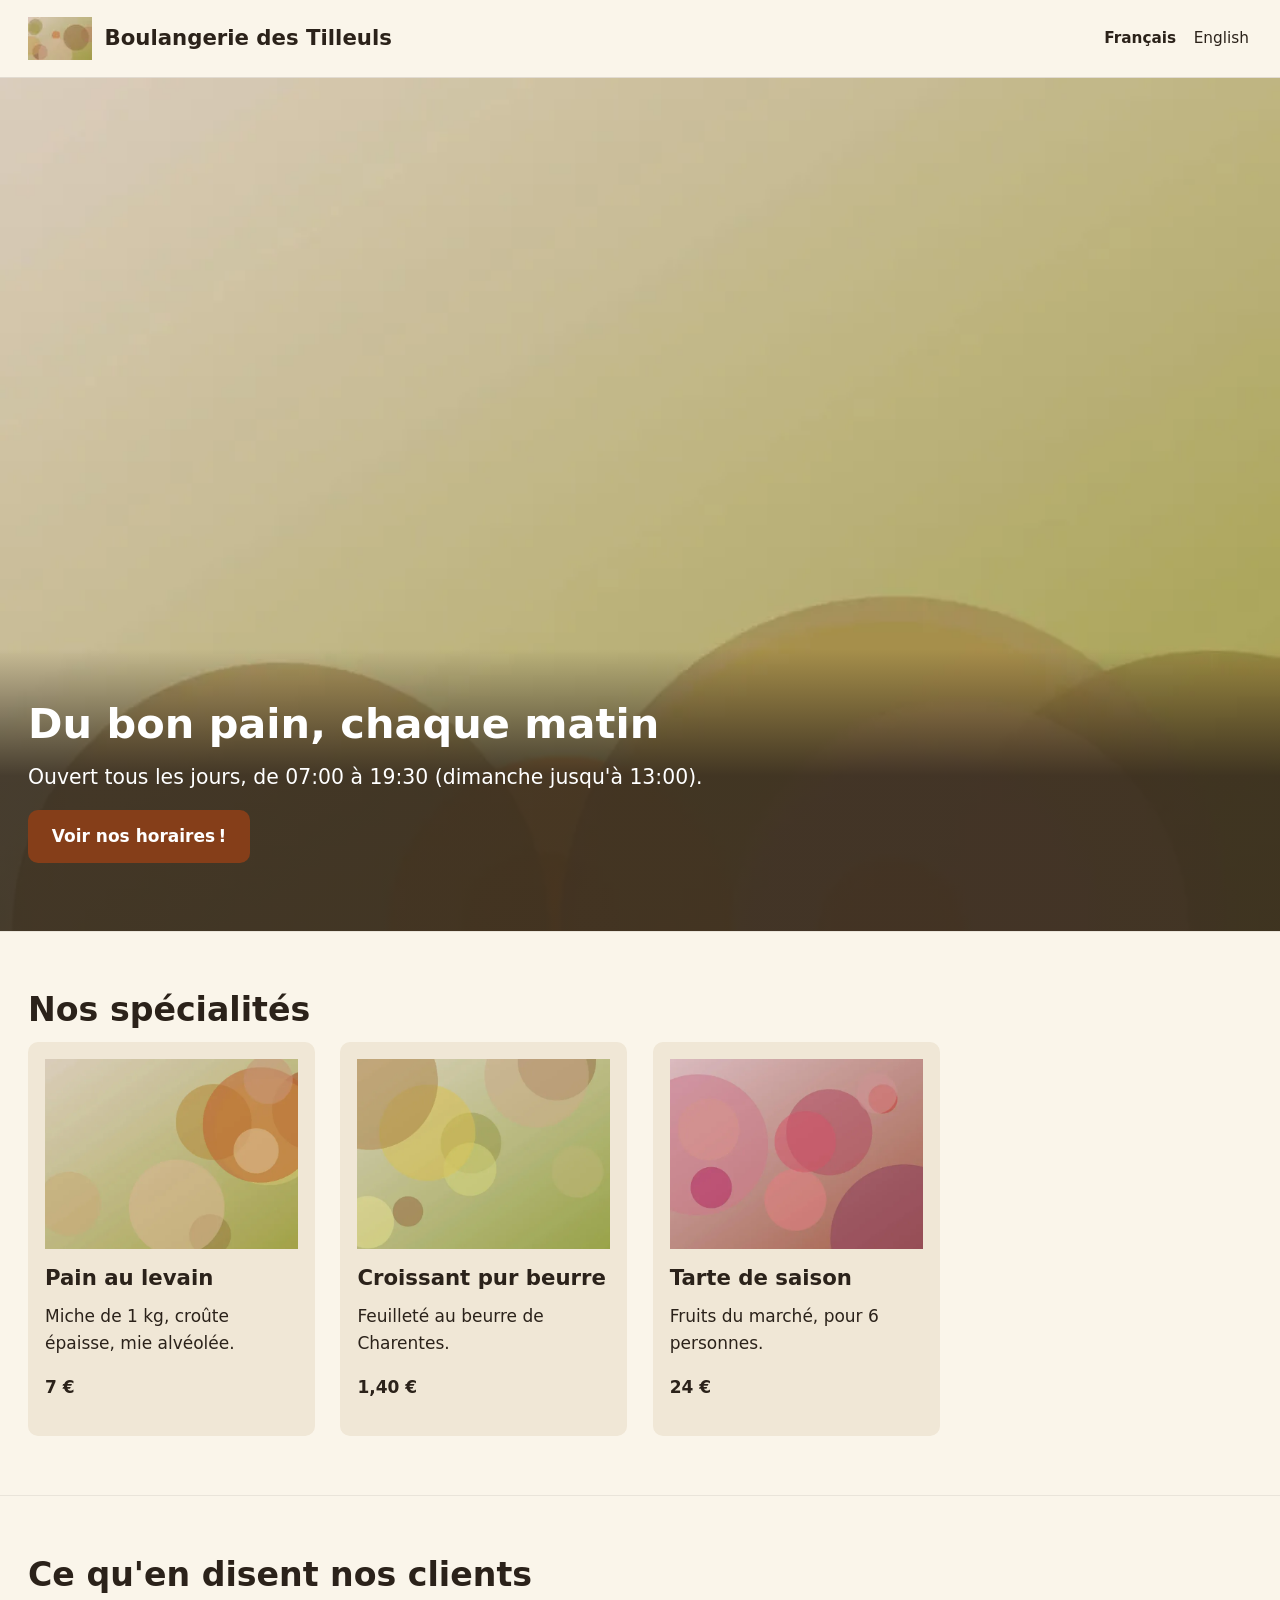
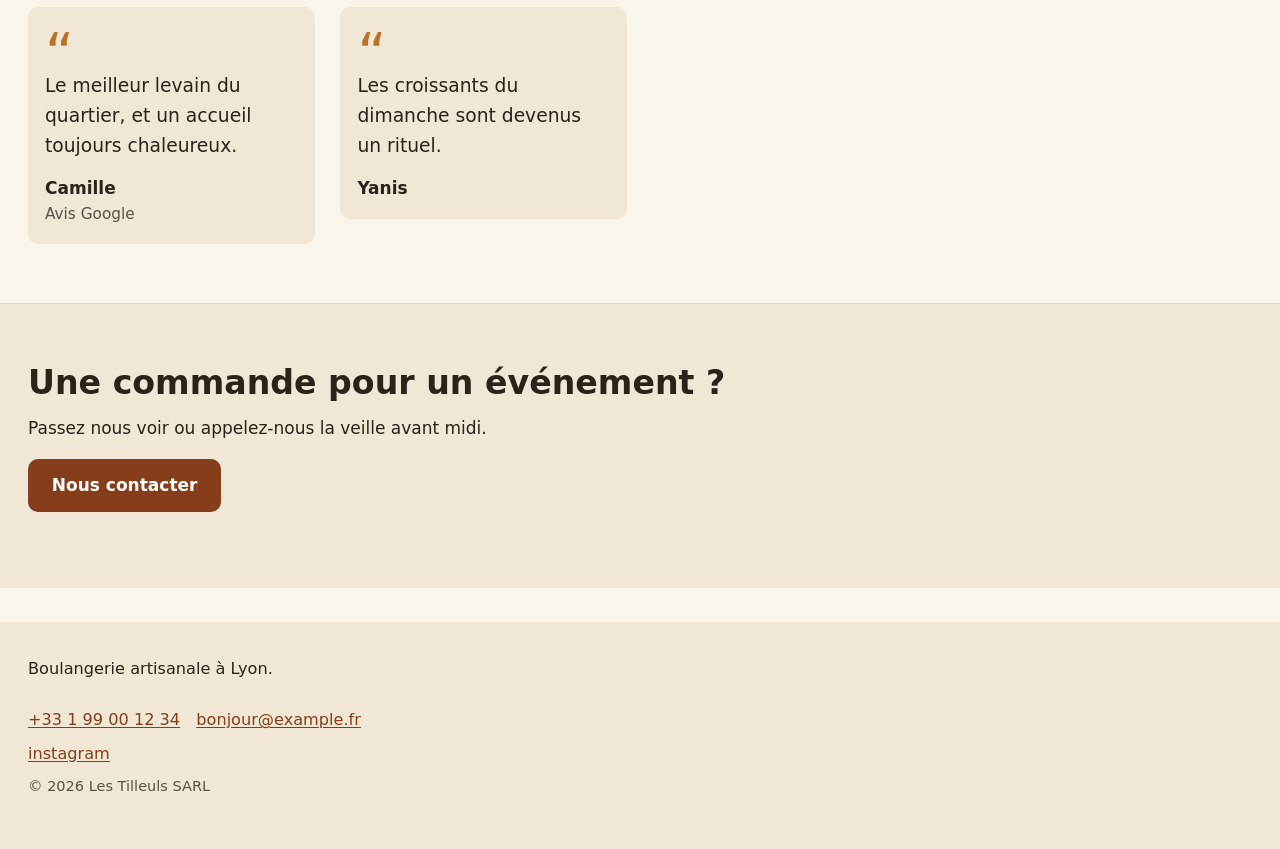
<file: index.html>
<!DOCTYPE html><html lang="fr" data-motion="subtle" data-imagery="plain" data-density="regular"><head><meta charset="utf-8"><meta name="viewport" content="width=device-width, initial-scale=1"><title>Accueil · Boulangerie des Tilleuls</title><meta name="description" content="Pain au levain et viennoiseries à la Croix-Rousse, Lyon."><link rel="canonical" href="https://www.example.fr/"><link rel="alternate" hreflang="fr" href="https://www.example.fr/"><link rel="alternate" hreflang="en" href="https://www.example.fr/en/"><meta property="og:type" content="website"><meta property="og:title" content="Accueil · Boulangerie des Tilleuls"><meta property="og:description" content="Pain au levain et viennoiseries à la Croix-Rousse, Lyon."><meta property="og:url" content="https://www.example.fr/"><meta property="og:locale" content="fr"><meta property="og:site_name" content="Boulangerie des Tilleuls"><link rel="stylesheet" href="/tokens.css"><link rel="icon" href="/favicon.svg" type="image/svg+xml"><script type="application/ld+json">{"@context":"https://schema.org","@type":"LocalBusiness","name":"Boulangerie des Tilleuls","url":"https://www.example.fr","telephone":"+33 1 99 00 12 34","email":"bonjour@example.fr","address":{"@type":"PostalAddress","streetAddress":"12 rue des Tilleuls","postalCode":"69004","addressLocality":"Lyon","addressCountry":"FR"},"geo":{"@type":"GeoCoordinates","latitude":45.7772,"longitude":4.8277},"openingHoursSpecification":[{"@type":"OpeningHoursSpecification","dayOfWeek":"Monday","opens":"07:00","closes":"19:30"},{"@type":"OpeningHoursSpecification","dayOfWeek":"Tuesday","opens":"07:00","closes":"19:30"},{"@type":"OpeningHoursSpecification","dayOfWeek":"Wednesday","opens":"07:00","closes":"19:30"},{"@type":"OpeningHoursSpecification","dayOfWeek":"Thursday","opens":"07:00","closes":"19:30"},{"@type":"OpeningHoursSpecification","dayOfWeek":"Friday","opens":"07:00","closes":"19:30"},{"@type":"OpeningHoursSpecification","dayOfWeek":"Saturday","opens":"07:00","closes":"19:30"},{"@type":"OpeningHoursSpecification","dayOfWeek":"Sunday","opens":"07:00","closes":"13:00"}],"sameAs":["https://www.instagram.com/example"]}</script><meta http-equiv="content-security-policy" content="default-src 'self';img-src 'self' data:;font-src 'self';connect-src 'self';object-src 'none';base-uri 'self';form-action 'self'; script-src 'self' 'sha256-xIb/Pa7FUshAu4ihwjchYcQpyCI8eS8kt40GpOAYCz8=' 'sha256-1BvDVWLr3QCC20uHhUDi27eDFVJpk1uMQJGIWKUks2I=' 'sha256-kmZE/W8I1iuTnl1b3yqzv9/DQZenPngd3NjSKMQl7y0=' 'sha256-Y8t0ntteBwH+PqGKUyjWW3CAk+BNJKSoQc0xZ68FjhM=' 'sha256-0O7iB6zr9x0r6X6eWYITC9V5q+yWCGAoFvcysBGbY9Q='; style-src 'self' 'sha256-47DEQpj8HBSa+/TImW+5JCeuQeRkm5NMpJWZG3hSuFU=';"><link rel="stylesheet" href="/_astro/LayoutSlot.BYzrWfYI.css"></head><body><a class="skip-link" href="#content">Aller au contenu</a><header class="site-header"><div class="container site-header__inner"><a class="brand" href="/"><img src="/_astro/logo.D3TJmsBR_ZHE2Jl.webp" alt loading="lazy" decoding="async" width="72" height="48" class="brand__logo"><span class="brand__name">Boulangerie des Tilleuls</span></a><nav class="site-nav" aria-label="Menu"><details class="site-nav__toggle"><summary>Menu</summary><ul class="site-nav__list"><li><a href="/" aria-current="page">Accueil</a></li><li><a href="/a-propos/">Notre histoire</a></li><li><a href="/tarifs/">Tarifs</a></li><li><a href="/contact/">Contact</a></li></ul></details></nav><nav class="language-switcher" aria-label="Langue"><ul><li><a href="/" hreflang="fr" lang="fr" aria-current="true">Français</a></li><li><a href="/en/" hreflang="en" lang="en">English</a></li></ul></nav></div></header><main id="content" tabindex="-1"><section class="section section--hero section--full-bleed" data-section-id="hero" data-section-type="hero" data-variant="full-bleed"><div class="container hero__inner"><div class="hero__text"><h1 class="hero__heading" data-field="heading">Du bon pain, chaque matin</h1><p class="hero__subheading" data-field="subheading">Ouvert tous les jours, de 07:00 à 19:30 (dimanche jusqu&#39;à 13:00).</p><p class="hero__actions"><a class="button" href="/contact/" data-field="button.label">Voir nos horaires !</a></p></div><div class="hero__media" data-field="image"><img src="/_astro/hero.C-8kF2uG_4wGPh.webp" srcset="/_astro/hero.C-8kF2uG_Zkb3cy.webp 480w, /_astro/hero.C-8kF2uG_2cLTOo.webp 960w, /_astro/hero.C-8kF2uG_4wGPh.webp 1200w" alt="Miches de pain au levain sur une étagère en bois" sizes="(min-width: 960px) 50vw, 100vw" loading="eager" decoding="async" width="1200" height="800" class="media"></div></div></section><section class="section section--services section--grid" data-section-id="specialites" data-section-type="services" data-variant="grid"><div class="container"><h2 data-field="heading">Nos spécialités</h2><ul class="cards"><li class="card" data-entry="services/levain"><img src="/_astro/levain.Ca7-blFc_xIPjC.webp" srcset="/_astro/levain.Ca7-blFc_1O5xXz.webp 400w, /_astro/levain.Ca7-blFc_Z1jdRRY.webp 800w" alt="Une miche au levain coupée en deux" sizes="(min-width: 960px) 33vw, 100vw" loading="lazy" decoding="async" width="1200" height="800" class="media card__media"><h3 class="card__title" data-field="name">Pain au levain</h3><p data-field="summary">Miche de 1 kg, croûte épaisse, mie alvéolée.</p><p class="card__price" data-field="price">7 €</p></li><li class="card" data-entry="services/viennoiseries"><img src="/_astro/croissants.ZzQ4ANO6_Z1b2g1.webp" srcset="/_astro/croissants.ZzQ4ANO6_Z2lg30j.webp 400w, /_astro/croissants.ZzQ4ANO6_1DJStN.webp 800w" alt="Croissants dorés sur une plaque" sizes="(min-width: 960px) 33vw, 100vw" loading="lazy" decoding="async" width="1200" height="800" class="media card__media"><h3 class="card__title" data-field="name">Croissant pur beurre</h3><p data-field="summary">Feuilleté au beurre de Charentes.</p><p class="card__price" data-field="price">1,40 €</p></li><li class="card" data-entry="services/gateaux"><img src="/_astro/tarte.CEicVTZy_3z6Ge.webp" srcset="/_astro/tarte.CEicVTZy_ZVWLtv.webp 400w, /_astro/tarte.CEicVTZy_dRHDU.webp 800w" alt="Tarte aux fruits de saison" sizes="(min-width: 960px) 33vw, 100vw" loading="lazy" decoding="async" width="1200" height="800" class="media card__media"><h3 class="card__title" data-field="name">Tarte de saison</h3><p data-field="summary">Fruits du marché, pour 6 personnes.</p><p class="card__price" data-field="price">24 €</p></li></ul></div></section><section class="section section--testimonials" data-section-id="avis" data-section-type="testimonials"><div class="container"><h2 data-field="heading">Ce qu&#39;en disent nos clients</h2><ul class="quotes"><li class="quote" data-entry="testimonials/camille"><figure><blockquote data-field="quote">Le meilleur levain du quartier, et un accueil toujours chaleureux.</blockquote><figcaption><span data-field="author">Camille</span><span class="quote__source" data-field="source">Avis Google</span></figcaption></figure></li><li class="quote" data-entry="testimonials/yanis"><figure><blockquote data-field="quote">Les croissants du dimanche sont devenus un rituel.</blockquote><figcaption><span data-field="author">Yanis</span></figcaption></figure></li></ul></div></section><section class="section section--cta section--banner" data-section-id="commande" data-section-type="cta" data-variant="banner"><div class="container cta__inner"><h2 data-field="heading">Une commande pour un événement ?</h2><p data-field="body">Passez nous voir ou appelez-nous la veille avant midi.</p><p><a class="button" href="/contact/" data-field="button.label">Nous contacter</a></p></div></section></main><footer class="site-footer"><div class="container site-footer__inner"><p class="site-footer__text">Boulangerie artisanale à Lyon.</p><ul class="site-footer__contact"><li><a href="tel:+33199001234">+33 1 99 00 12 34</a></li><li><a href="mailto:bonjour@example.fr">bonjour@example.fr</a></li></ul><ul class="site-footer__socials"><li><a href="https://www.instagram.com/example" rel="me noopener">instagram</a></li></ul><p class="site-footer__legal">© 2026 Les Tilleuls SARL</p></div></footer></body></html>
</file>
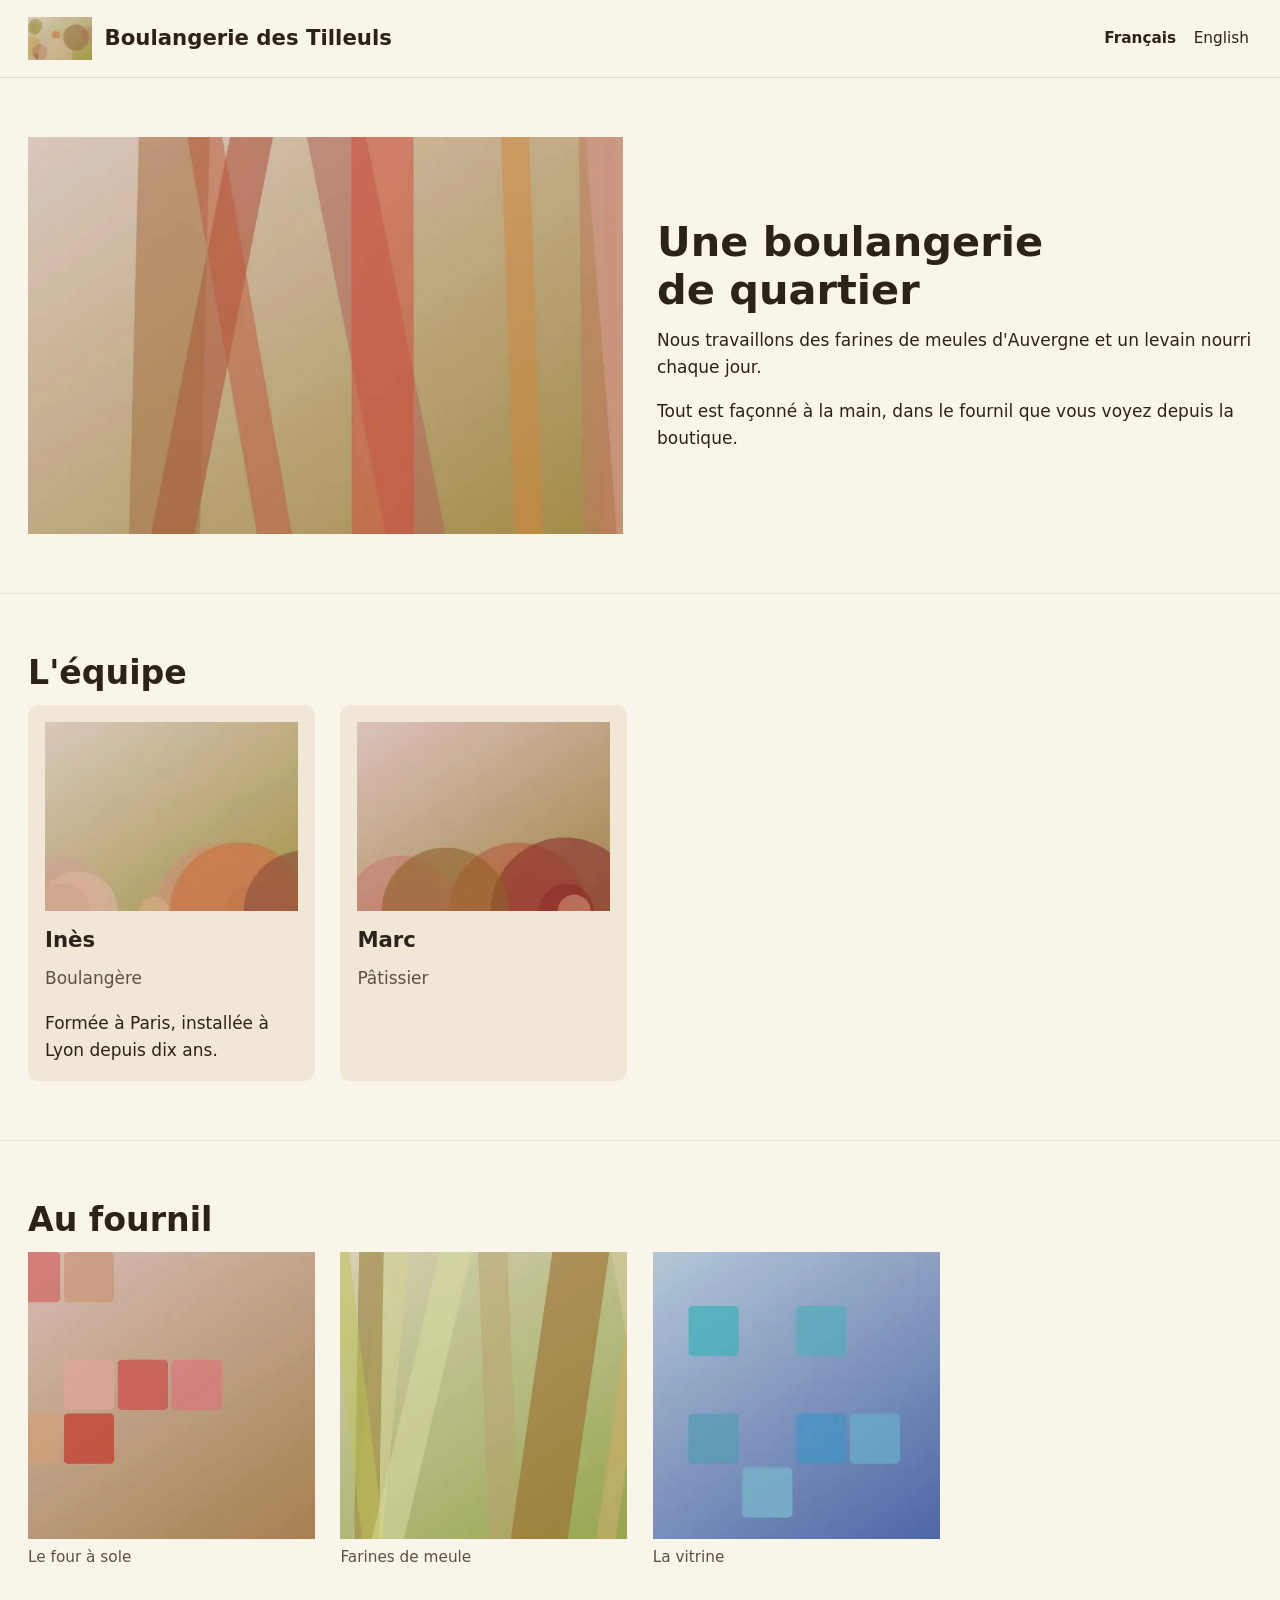
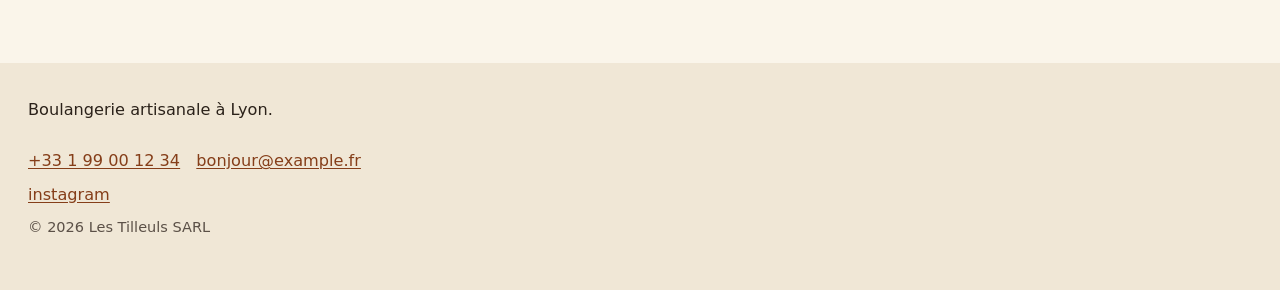
<file: a-propos/index.html>
<!DOCTYPE html><html lang="fr" data-motion="subtle" data-imagery="plain" data-density="regular"><head><meta charset="utf-8"><meta name="viewport" content="width=device-width, initial-scale=1"><title>Notre histoire · Boulangerie des Tilleuls</title><meta name="description" content="Boulangerie artisanale à la Croix-Rousse, Lyon : pain au levain, viennoiseries, gâteaux de saison."><link rel="canonical" href="https://www.example.fr/a-propos/"><link rel="alternate" hreflang="fr" href="https://www.example.fr/a-propos/"><link rel="alternate" hreflang="en" href="https://www.example.fr/en/about/"><meta property="og:type" content="website"><meta property="og:title" content="Notre histoire · Boulangerie des Tilleuls"><meta property="og:description" content="Boulangerie artisanale à la Croix-Rousse, Lyon : pain au levain, viennoiseries, gâteaux de saison."><meta property="og:url" content="https://www.example.fr/a-propos/"><meta property="og:locale" content="fr"><meta property="og:site_name" content="Boulangerie des Tilleuls"><link rel="stylesheet" href="/tokens.css"><link rel="icon" href="/favicon.svg" type="image/svg+xml"><script type="application/ld+json">{"@context":"https://schema.org","@type":"LocalBusiness","name":"Boulangerie des Tilleuls","url":"https://www.example.fr","telephone":"+33 1 99 00 12 34","email":"bonjour@example.fr","address":{"@type":"PostalAddress","streetAddress":"12 rue des Tilleuls","postalCode":"69004","addressLocality":"Lyon","addressCountry":"FR"},"geo":{"@type":"GeoCoordinates","latitude":45.7772,"longitude":4.8277},"openingHoursSpecification":[{"@type":"OpeningHoursSpecification","dayOfWeek":"Monday","opens":"07:00","closes":"19:30"},{"@type":"OpeningHoursSpecification","dayOfWeek":"Tuesday","opens":"07:00","closes":"19:30"},{"@type":"OpeningHoursSpecification","dayOfWeek":"Wednesday","opens":"07:00","closes":"19:30"},{"@type":"OpeningHoursSpecification","dayOfWeek":"Thursday","opens":"07:00","closes":"19:30"},{"@type":"OpeningHoursSpecification","dayOfWeek":"Friday","opens":"07:00","closes":"19:30"},{"@type":"OpeningHoursSpecification","dayOfWeek":"Saturday","opens":"07:00","closes":"19:30"},{"@type":"OpeningHoursSpecification","dayOfWeek":"Sunday","opens":"07:00","closes":"13:00"}],"sameAs":["https://www.instagram.com/example"]}</script><meta http-equiv="content-security-policy" content="default-src 'self';img-src 'self' data:;font-src 'self';connect-src 'self';object-src 'none';base-uri 'self';form-action 'self'; script-src 'self' 'sha256-xIb/Pa7FUshAu4ihwjchYcQpyCI8eS8kt40GpOAYCz8=' 'sha256-1BvDVWLr3QCC20uHhUDi27eDFVJpk1uMQJGIWKUks2I=' 'sha256-kmZE/W8I1iuTnl1b3yqzv9/DQZenPngd3NjSKMQl7y0=' 'sha256-Y8t0ntteBwH+PqGKUyjWW3CAk+BNJKSoQc0xZ68FjhM=' 'sha256-0O7iB6zr9x0r6X6eWYITC9V5q+yWCGAoFvcysBGbY9Q='; style-src 'self' 'sha256-47DEQpj8HBSa+/TImW+5JCeuQeRkm5NMpJWZG3hSuFU=';"><link rel="stylesheet" href="/_astro/LayoutSlot.BYzrWfYI.css"></head><body><a class="skip-link" href="#content">Aller au contenu</a><header class="site-header"><div class="container site-header__inner"><a class="brand" href="/"><img src="/_astro/logo.D3TJmsBR_ZHE2Jl.webp" alt loading="lazy" decoding="async" width="72" height="48" class="brand__logo"><span class="brand__name">Boulangerie des Tilleuls</span></a><nav class="site-nav" aria-label="Menu"><details class="site-nav__toggle"><summary>Menu</summary><ul class="site-nav__list"><li><a href="/">Accueil</a></li><li><a href="/a-propos/" aria-current="page">Notre histoire</a></li><li><a href="/tarifs/">Tarifs</a></li><li><a href="/contact/">Contact</a></li></ul></details></nav><nav class="language-switcher" aria-label="Langue"><ul><li><a href="/a-propos/" hreflang="fr" lang="fr" aria-current="true">Français</a></li><li><a href="/en/about/" hreflang="en" lang="en">English</a></li></ul></nav></div></header><main id="content" tabindex="-1"><section class="section section--image-text section--image-left" data-section-id="histoire" data-section-type="image-text" data-variant="image-left"><div class="container split"><div class="split__media" data-field="image"><img src="/_astro/fournil.BOxKO0TX_ZAelcI.webp" srcset="/_astro/fournil.BOxKO0TX_2htQs7.webp 480w, /_astro/fournil.BOxKO0TX_Z233hs4.webp 960w" alt="Le fournil, avec le four à sole et les bannetons" sizes="(min-width: 960px) 50vw, 100vw" loading="lazy" decoding="async" width="1200" height="800" class="media"></div><div class="split__text"><h1 data-field="heading">Une boulangerie de quartier</h1><div class="prose" data-field="body"><p>Nous travaillons des farines de meules d&#39;Auvergne et un levain nourri chaque jour.</p>
<p>Tout est façonné à la main, dans le fournil que vous voyez depuis la boutique.</p>
</div></div></div></section><section class="section section--team" data-section-id="equipe" data-section-type="team"><div class="container"><h2 data-field="heading">L&#39;équipe</h2><ul class="cards"><li class="card" data-entry="team/ines"><img src="/_astro/ines.8HRn7nXd_Z1q4yfB.webp" srcset="/_astro/ines.8HRn7nXd_hxhkS.webp 320w, /_astro/ines.8HRn7nXd_Z1onYSp.webp 640w" alt="Inès dans le fournil" sizes="(min-width: 960px) 25vw, 50vw" loading="lazy" decoding="async" width="1200" height="800" class="media card__media"><h3 class="card__title" data-field="name">Inès</h3><p class="card__meta" data-field="role">Boulangère</p><div class="prose" data-field="bio"><p>Formée à Paris, installée à Lyon depuis dix ans.</p>
</div></li><li class="card" data-entry="team/marc"><img src="/_astro/marc.DuqGIqpt_boaxv.webp" srcset="/_astro/marc.DuqGIqpt_2sN8Hp.webp 320w, /_astro/marc.DuqGIqpt_LQQt7.webp 640w" alt="Marc décorant une tarte" sizes="(min-width: 960px) 25vw, 50vw" loading="lazy" decoding="async" width="1200" height="800" class="media card__media"><h3 class="card__title" data-field="name">Marc</h3><p class="card__meta" data-field="role">Pâtissier</p></li></ul></div></section><section class="section section--gallery section--grid" data-section-id="photos" data-section-type="gallery" data-variant="grid"><div class="container"><h2 data-field="heading">Au fournil</h2><ul class="gallery"><li class="gallery__item" data-entry="gallery/four"><figure><img src="/_astro/four.D-tbh8fg_ZcLLdk.webp" srcset="/_astro/four.D-tbh8fg_1HzutR.webp 400w, /_astro/four.D-tbh8fg_Z23hj9F.webp 800w" alt="La porte du four ouverte" sizes="(min-width: 960px) 33vw, 50vw" loading="lazy" decoding="async" width="1200" height="800" class="media"><figcaption data-field="caption">Le four à sole</figcaption></figure></li><li class="gallery__item" data-entry="gallery/farine"><figure><img src="/_astro/farine.5i-6jGPA_Zc0hXT.webp" srcset="/_astro/farine.5i-6jGPA_9xCIP.webp 400w, /_astro/farine.5i-6jGPA_26qkGd.webp 800w" alt="Sacs de farine empilés" sizes="(min-width: 960px) 33vw, 50vw" loading="lazy" decoding="async" width="1200" height="800" class="media"><figcaption data-field="caption">Farines de meule</figcaption></figure></li><li class="gallery__item" data-entry="gallery/vitrine"><figure><img src="/_astro/vitrine.BY8lPM5b_Z1Bs2wX.webp" srcset="/_astro/vitrine.BY8lPM5b_Zq46dq.webp 400w, /_astro/vitrine.BY8lPM5b_Z3AXf.webp 800w" alt="La vitrine le matin" sizes="(min-width: 960px) 33vw, 50vw" loading="lazy" decoding="async" width="1200" height="800" class="media"><figcaption data-field="caption">La vitrine</figcaption></figure></li></ul></div></section></main><footer class="site-footer"><div class="container site-footer__inner"><p class="site-footer__text">Boulangerie artisanale à Lyon.</p><ul class="site-footer__contact"><li><a href="tel:+33199001234">+33 1 99 00 12 34</a></li><li><a href="mailto:bonjour@example.fr">bonjour@example.fr</a></li></ul><ul class="site-footer__socials"><li><a href="https://www.instagram.com/example" rel="me noopener">instagram</a></li></ul><p class="site-footer__legal">© 2026 Les Tilleuls SARL</p></div></footer></body></html>
</file>
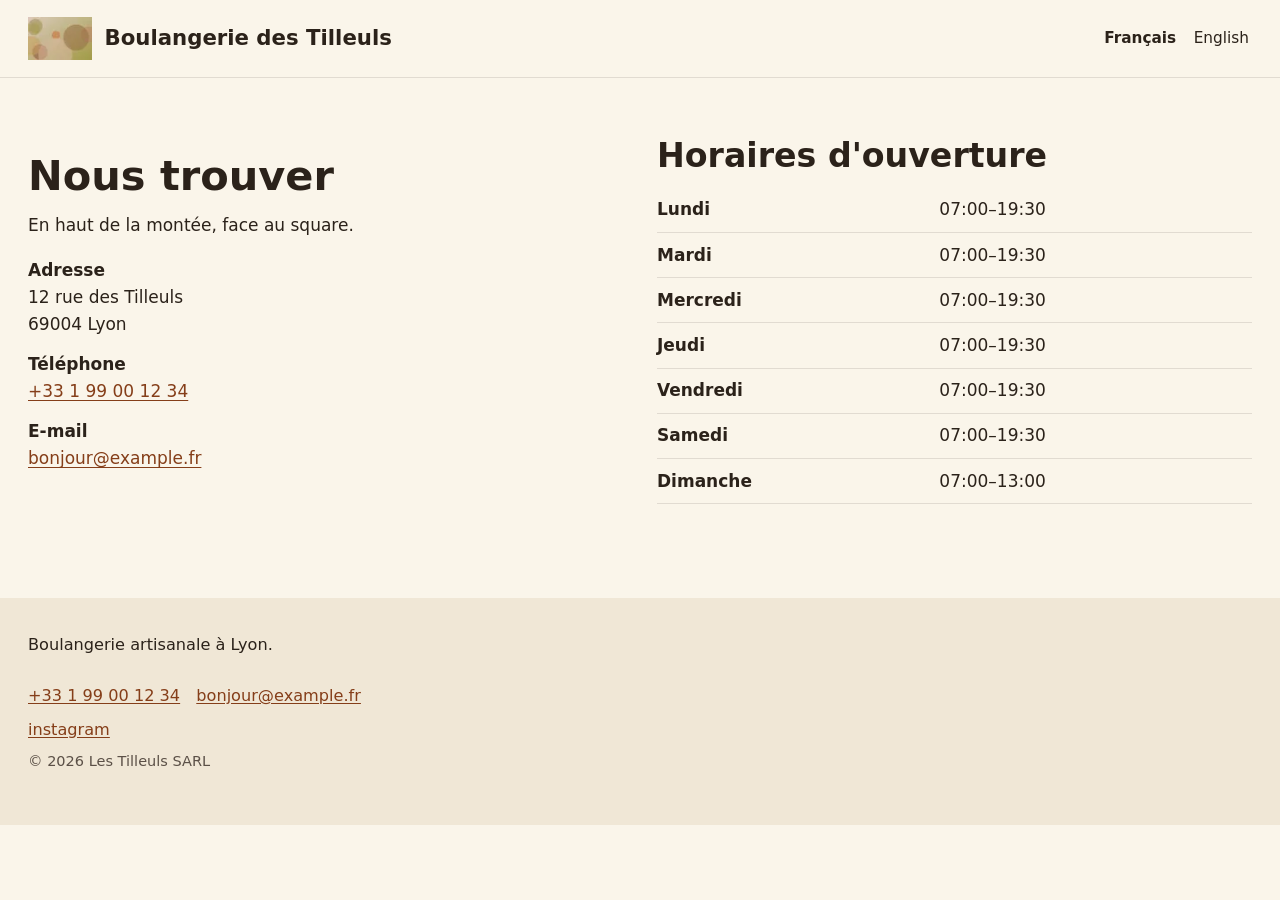
<file: contact/index.html>
<!DOCTYPE html><html lang="fr" data-motion="subtle" data-imagery="plain" data-density="regular"><head><meta charset="utf-8"><meta name="viewport" content="width=device-width, initial-scale=1"><title>Contact et horaires · Boulangerie des Tilleuls</title><meta name="description" content="Boulangerie artisanale à la Croix-Rousse, Lyon : pain au levain, viennoiseries, gâteaux de saison."><link rel="canonical" href="https://www.example.fr/contact/"><link rel="alternate" hreflang="fr" href="https://www.example.fr/contact/"><link rel="alternate" hreflang="en" href="https://www.example.fr/en/contact/"><meta property="og:type" content="website"><meta property="og:title" content="Contact et horaires · Boulangerie des Tilleuls"><meta property="og:description" content="Boulangerie artisanale à la Croix-Rousse, Lyon : pain au levain, viennoiseries, gâteaux de saison."><meta property="og:url" content="https://www.example.fr/contact/"><meta property="og:locale" content="fr"><meta property="og:site_name" content="Boulangerie des Tilleuls"><link rel="stylesheet" href="/tokens.css"><link rel="icon" href="/favicon.svg" type="image/svg+xml"><script type="application/ld+json">{"@context":"https://schema.org","@type":"LocalBusiness","name":"Boulangerie des Tilleuls","url":"https://www.example.fr","telephone":"+33 1 99 00 12 34","email":"bonjour@example.fr","address":{"@type":"PostalAddress","streetAddress":"12 rue des Tilleuls","postalCode":"69004","addressLocality":"Lyon","addressCountry":"FR"},"geo":{"@type":"GeoCoordinates","latitude":45.7772,"longitude":4.8277},"openingHoursSpecification":[{"@type":"OpeningHoursSpecification","dayOfWeek":"Monday","opens":"07:00","closes":"19:30"},{"@type":"OpeningHoursSpecification","dayOfWeek":"Tuesday","opens":"07:00","closes":"19:30"},{"@type":"OpeningHoursSpecification","dayOfWeek":"Wednesday","opens":"07:00","closes":"19:30"},{"@type":"OpeningHoursSpecification","dayOfWeek":"Thursday","opens":"07:00","closes":"19:30"},{"@type":"OpeningHoursSpecification","dayOfWeek":"Friday","opens":"07:00","closes":"19:30"},{"@type":"OpeningHoursSpecification","dayOfWeek":"Saturday","opens":"07:00","closes":"19:30"},{"@type":"OpeningHoursSpecification","dayOfWeek":"Sunday","opens":"07:00","closes":"13:00"}],"sameAs":["https://www.instagram.com/example"]}</script><meta http-equiv="content-security-policy" content="default-src 'self';img-src 'self' data:;font-src 'self';connect-src 'self';object-src 'none';base-uri 'self';form-action 'self'; script-src 'self' 'sha256-xIb/Pa7FUshAu4ihwjchYcQpyCI8eS8kt40GpOAYCz8=' 'sha256-1BvDVWLr3QCC20uHhUDi27eDFVJpk1uMQJGIWKUks2I=' 'sha256-kmZE/W8I1iuTnl1b3yqzv9/DQZenPngd3NjSKMQl7y0=' 'sha256-Y8t0ntteBwH+PqGKUyjWW3CAk+BNJKSoQc0xZ68FjhM=' 'sha256-0O7iB6zr9x0r6X6eWYITC9V5q+yWCGAoFvcysBGbY9Q='; style-src 'self' 'sha256-47DEQpj8HBSa+/TImW+5JCeuQeRkm5NMpJWZG3hSuFU=';"><link rel="stylesheet" href="/_astro/LayoutSlot.BYzrWfYI.css"></head><body><a class="skip-link" href="#content">Aller au contenu</a><header class="site-header"><div class="container site-header__inner"><a class="brand" href="/"><img src="/_astro/logo.D3TJmsBR_ZHE2Jl.webp" alt loading="lazy" decoding="async" width="72" height="48" class="brand__logo"><span class="brand__name">Boulangerie des Tilleuls</span></a><nav class="site-nav" aria-label="Menu"><details class="site-nav__toggle"><summary>Menu</summary><ul class="site-nav__list"><li><a href="/">Accueil</a></li><li><a href="/a-propos/">Notre histoire</a></li><li><a href="/tarifs/">Tarifs</a></li><li><a href="/contact/" aria-current="page">Contact</a></li></ul></details></nav><nav class="language-switcher" aria-label="Langue"><ul><li><a href="/contact/" hreflang="fr" lang="fr" aria-current="true">Français</a></li><li><a href="/en/contact/" hreflang="en" lang="en">English</a></li></ul></nav></div></header><main id="content" tabindex="-1"><section class="section section--contact" data-section-id="coordonnees" data-section-type="contact"><div class="container split"><div class="split__text"><h1 data-field="heading">Nous trouver</h1><p data-field="body">En haut de la montée, face au square.</p><dl class="contact-list"><dt>Adresse</dt><dd><address><span>12 rue des Tilleuls</span><br><span>69004 Lyon</span></address></dd><dt>Téléphone</dt><dd><a href="tel:+33199001234">+33 1 99 00 12 34</a></dd><dt>E-mail</dt><dd><a href="mailto:bonjour@example.fr">bonjour@example.fr</a></dd></dl></div><div class="split__text"><h2>Horaires d&#39;ouverture</h2><table class="hours"><tbody><tr><th scope="row">Lundi</th><td>07:00–19:30</td></tr><tr><th scope="row">Mardi</th><td>07:00–19:30</td></tr><tr><th scope="row">Mercredi</th><td>07:00–19:30</td></tr><tr><th scope="row">Jeudi</th><td>07:00–19:30</td></tr><tr><th scope="row">Vendredi</th><td>07:00–19:30</td></tr><tr><th scope="row">Samedi</th><td>07:00–19:30</td></tr><tr><th scope="row">Dimanche</th><td>07:00–13:00</td></tr></tbody></table></div></div></section></main><footer class="site-footer"><div class="container site-footer__inner"><p class="site-footer__text">Boulangerie artisanale à Lyon.</p><ul class="site-footer__contact"><li><a href="tel:+33199001234">+33 1 99 00 12 34</a></li><li><a href="mailto:bonjour@example.fr">bonjour@example.fr</a></li></ul><ul class="site-footer__socials"><li><a href="https://www.instagram.com/example" rel="me noopener">instagram</a></li></ul><p class="site-footer__legal">© 2026 Les Tilleuls SARL</p></div></footer></body></html>
</file>
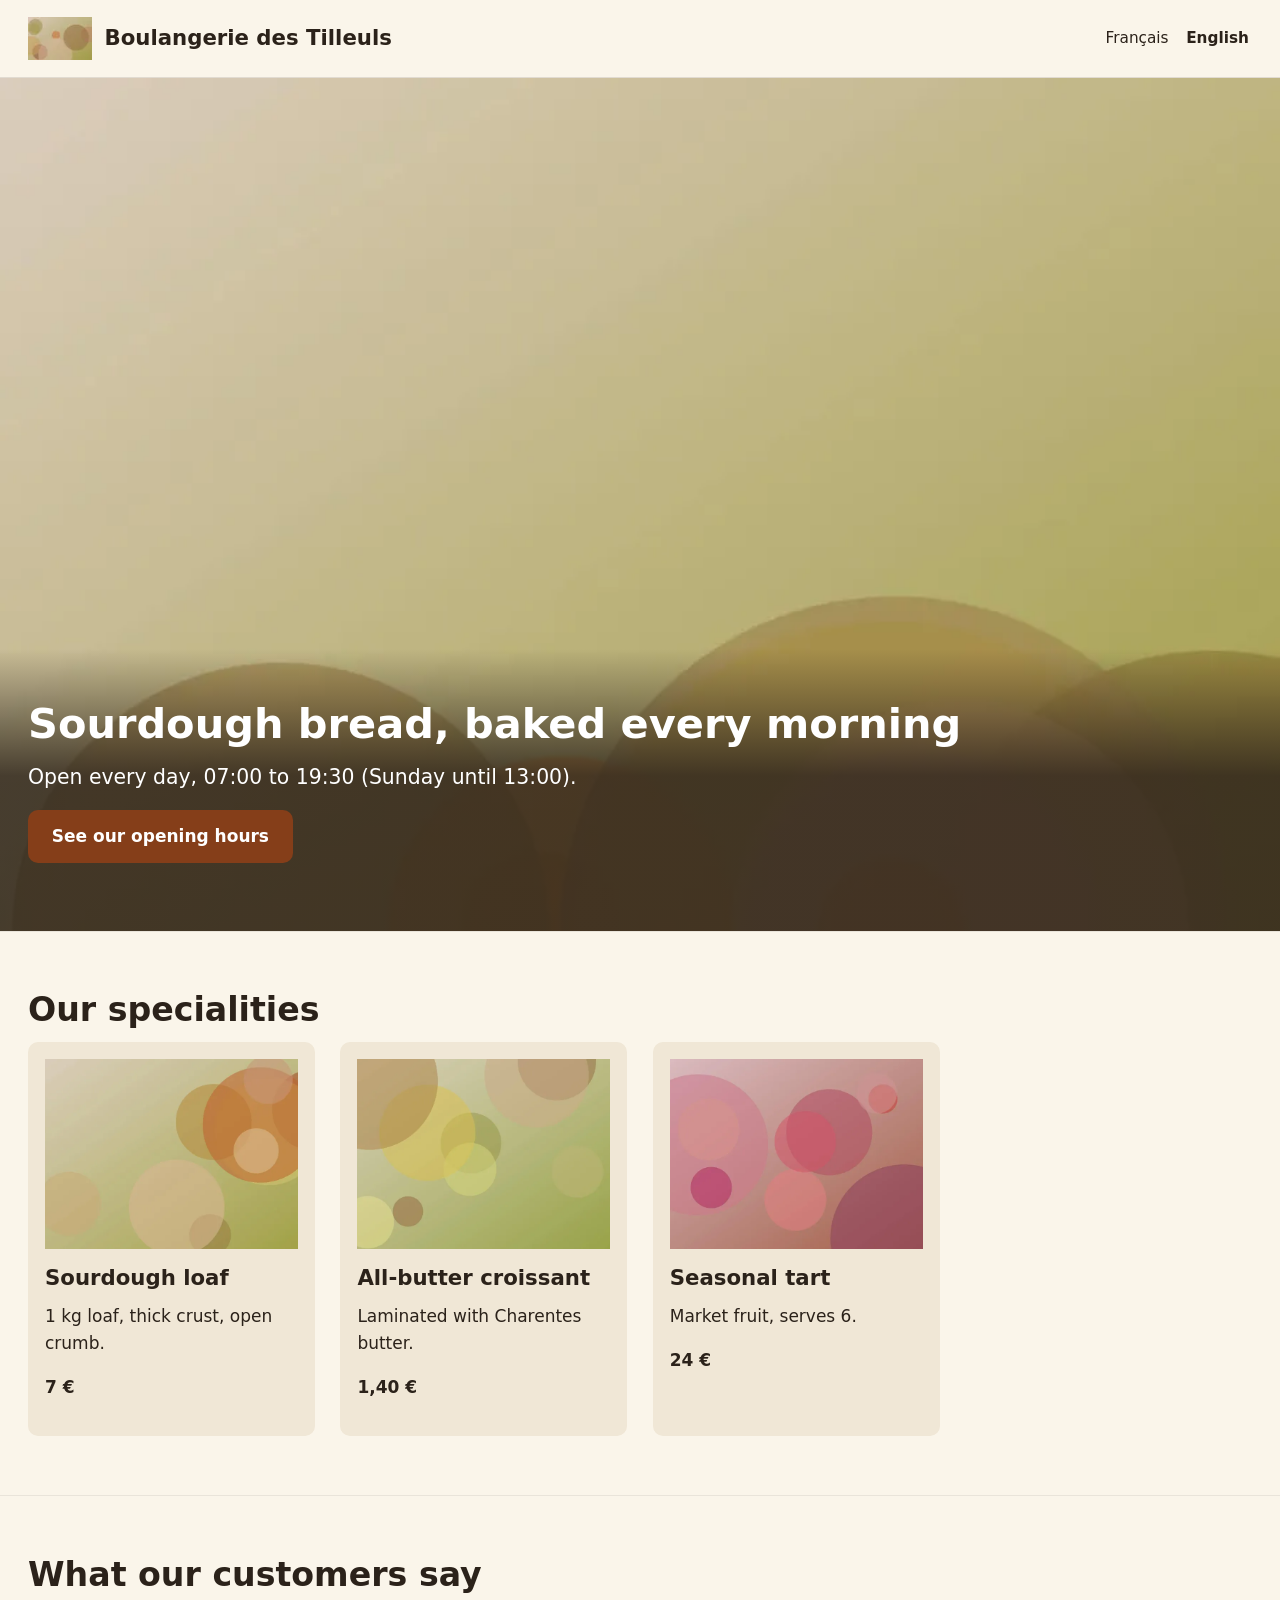
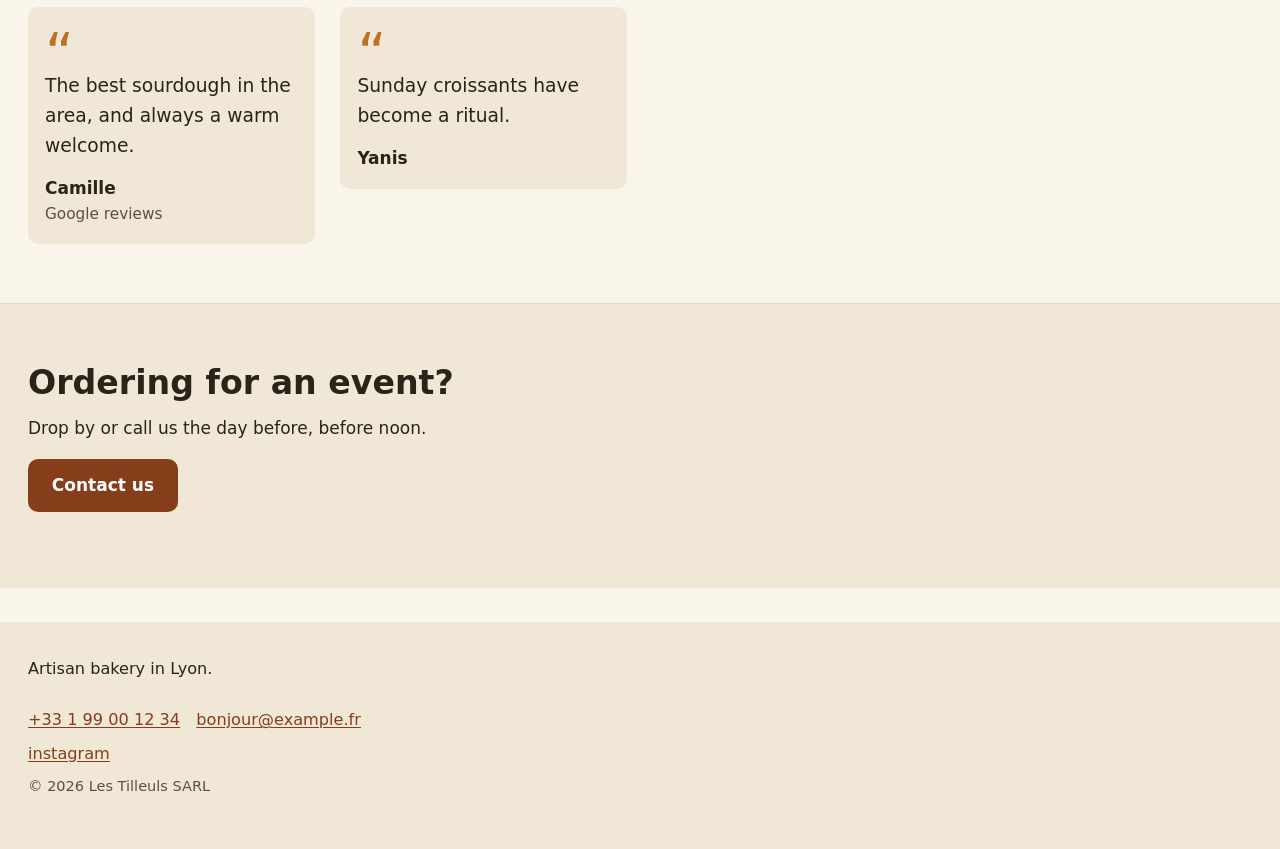
<file: en/index.html>
<!DOCTYPE html><html lang="en" data-motion="subtle" data-imagery="plain" data-density="regular"><head><meta charset="utf-8"><meta name="viewport" content="width=device-width, initial-scale=1"><title>Home · Boulangerie des Tilleuls</title><meta name="description" content="Sourdough bread and pastries in Croix-Rousse, Lyon."><link rel="canonical" href="https://www.example.fr/en/"><link rel="alternate" hreflang="fr" href="https://www.example.fr/"><link rel="alternate" hreflang="en" href="https://www.example.fr/en/"><meta property="og:type" content="website"><meta property="og:title" content="Home · Boulangerie des Tilleuls"><meta property="og:description" content="Sourdough bread and pastries in Croix-Rousse, Lyon."><meta property="og:url" content="https://www.example.fr/en/"><meta property="og:locale" content="en"><meta property="og:site_name" content="Boulangerie des Tilleuls"><link rel="stylesheet" href="/tokens.css"><link rel="icon" href="/favicon.svg" type="image/svg+xml"><script type="application/ld+json">{"@context":"https://schema.org","@type":"LocalBusiness","name":"Boulangerie des Tilleuls","url":"https://www.example.fr","telephone":"+33 1 99 00 12 34","email":"bonjour@example.fr","address":{"@type":"PostalAddress","streetAddress":"12 rue des Tilleuls","postalCode":"69004","addressLocality":"Lyon","addressCountry":"FR"},"geo":{"@type":"GeoCoordinates","latitude":45.7772,"longitude":4.8277},"openingHoursSpecification":[{"@type":"OpeningHoursSpecification","dayOfWeek":"Monday","opens":"07:00","closes":"19:30"},{"@type":"OpeningHoursSpecification","dayOfWeek":"Tuesday","opens":"07:00","closes":"19:30"},{"@type":"OpeningHoursSpecification","dayOfWeek":"Wednesday","opens":"07:00","closes":"19:30"},{"@type":"OpeningHoursSpecification","dayOfWeek":"Thursday","opens":"07:00","closes":"19:30"},{"@type":"OpeningHoursSpecification","dayOfWeek":"Friday","opens":"07:00","closes":"19:30"},{"@type":"OpeningHoursSpecification","dayOfWeek":"Saturday","opens":"07:00","closes":"19:30"},{"@type":"OpeningHoursSpecification","dayOfWeek":"Sunday","opens":"07:00","closes":"13:00"}],"sameAs":["https://www.instagram.com/example"]}</script><meta http-equiv="content-security-policy" content="default-src 'self';img-src 'self' data:;font-src 'self';connect-src 'self';object-src 'none';base-uri 'self';form-action 'self'; script-src 'self' 'sha256-xIb/Pa7FUshAu4ihwjchYcQpyCI8eS8kt40GpOAYCz8=' 'sha256-1BvDVWLr3QCC20uHhUDi27eDFVJpk1uMQJGIWKUks2I=' 'sha256-kmZE/W8I1iuTnl1b3yqzv9/DQZenPngd3NjSKMQl7y0=' 'sha256-Y8t0ntteBwH+PqGKUyjWW3CAk+BNJKSoQc0xZ68FjhM=' 'sha256-0O7iB6zr9x0r6X6eWYITC9V5q+yWCGAoFvcysBGbY9Q='; style-src 'self' 'sha256-47DEQpj8HBSa+/TImW+5JCeuQeRkm5NMpJWZG3hSuFU=';"><link rel="stylesheet" href="/_astro/LayoutSlot.BYzrWfYI.css"></head><body><a class="skip-link" href="#content">Skip to content</a><header class="site-header"><div class="container site-header__inner"><a class="brand" href="/en/"><img src="/_astro/logo.D3TJmsBR_ZHE2Jl.webp" alt loading="lazy" decoding="async" width="72" height="48" class="brand__logo"><span class="brand__name">Boulangerie des Tilleuls</span></a><nav class="site-nav" aria-label="Menu"><details class="site-nav__toggle"><summary>Menu</summary><ul class="site-nav__list"><li><a href="/en/" aria-current="page">Home</a></li><li><a href="/en/about/">Our story</a></li><li><a href="/en/prices/">Prices</a></li><li><a href="/en/contact/">Contact</a></li></ul></details></nav><nav class="language-switcher" aria-label="Language"><ul><li><a href="/" hreflang="fr" lang="fr">Français</a></li><li><a href="/en/" hreflang="en" lang="en" aria-current="true">English</a></li></ul></nav></div></header><main id="content" tabindex="-1"><section class="section section--hero section--full-bleed" data-section-id="hero" data-section-type="hero" data-variant="full-bleed"><div class="container hero__inner"><div class="hero__text"><h1 class="hero__heading" data-field="heading">Sourdough bread, baked every morning</h1><p class="hero__subheading" data-field="subheading">Open every day, 07:00 to 19:30 (Sunday until 13:00).</p><p class="hero__actions"><a class="button" href="/en/contact/" data-field="button.label">See our opening hours</a></p></div><div class="hero__media" data-field="image"><img src="/_astro/hero.C-8kF2uG_4wGPh.webp" srcset="/_astro/hero.C-8kF2uG_Zkb3cy.webp 480w, /_astro/hero.C-8kF2uG_2cLTOo.webp 960w, /_astro/hero.C-8kF2uG_4wGPh.webp 1200w" alt="Sourdough loaves on a wooden shelf" sizes="(min-width: 960px) 50vw, 100vw" loading="eager" decoding="async" width="1200" height="800" class="media"></div></div></section><section class="section section--services section--grid" data-section-id="specialites" data-section-type="services" data-variant="grid"><div class="container"><h2 data-field="heading">Our specialities</h2><ul class="cards"><li class="card" data-entry="services/levain"><img src="/_astro/levain.Ca7-blFc_xIPjC.webp" srcset="/_astro/levain.Ca7-blFc_1O5xXz.webp 400w, /_astro/levain.Ca7-blFc_Z1jdRRY.webp 800w" alt="A sourdough loaf cut in half" sizes="(min-width: 960px) 33vw, 100vw" loading="lazy" decoding="async" width="1200" height="800" class="media card__media"><h3 class="card__title" data-field="name">Sourdough loaf</h3><p data-field="summary">1 kg loaf, thick crust, open crumb.</p><p class="card__price" data-field="price">7 €</p></li><li class="card" data-entry="services/viennoiseries"><img src="/_astro/croissants.ZzQ4ANO6_Z1b2g1.webp" srcset="/_astro/croissants.ZzQ4ANO6_Z2lg30j.webp 400w, /_astro/croissants.ZzQ4ANO6_1DJStN.webp 800w" alt="Golden croissants on a baking tray" sizes="(min-width: 960px) 33vw, 100vw" loading="lazy" decoding="async" width="1200" height="800" class="media card__media"><h3 class="card__title" data-field="name">All-butter croissant</h3><p data-field="summary">Laminated with Charentes butter.</p><p class="card__price" data-field="price">1,40 €</p></li><li class="card" data-entry="services/gateaux"><img src="/_astro/tarte.CEicVTZy_3z6Ge.webp" srcset="/_astro/tarte.CEicVTZy_ZVWLtv.webp 400w, /_astro/tarte.CEicVTZy_dRHDU.webp 800w" alt="Seasonal fruit tart" sizes="(min-width: 960px) 33vw, 100vw" loading="lazy" decoding="async" width="1200" height="800" class="media card__media"><h3 class="card__title" data-field="name">Seasonal tart</h3><p data-field="summary">Market fruit, serves 6.</p><p class="card__price" data-field="price">24 €</p></li></ul></div></section><section class="section section--testimonials" data-section-id="avis" data-section-type="testimonials"><div class="container"><h2 data-field="heading">What our customers say</h2><ul class="quotes"><li class="quote" data-entry="testimonials/camille"><figure><blockquote data-field="quote">The best sourdough in the area, and always a warm welcome.</blockquote><figcaption><span data-field="author">Camille</span><span class="quote__source" data-field="source">Google reviews</span></figcaption></figure></li><li class="quote" data-entry="testimonials/yanis"><figure><blockquote data-field="quote">Sunday croissants have become a ritual.</blockquote><figcaption><span data-field="author">Yanis</span></figcaption></figure></li></ul></div></section><section class="section section--cta section--banner" data-section-id="commande" data-section-type="cta" data-variant="banner"><div class="container cta__inner"><h2 data-field="heading">Ordering for an event?</h2><p data-field="body">Drop by or call us the day before, before noon.</p><p><a class="button" href="/en/contact/" data-field="button.label">Contact us</a></p></div></section></main><footer class="site-footer"><div class="container site-footer__inner"><p class="site-footer__text">Artisan bakery in Lyon.</p><ul class="site-footer__contact"><li><a href="tel:+33199001234">+33 1 99 00 12 34</a></li><li><a href="mailto:bonjour@example.fr">bonjour@example.fr</a></li></ul><ul class="site-footer__socials"><li><a href="https://www.instagram.com/example" rel="me noopener">instagram</a></li></ul><p class="site-footer__legal">© 2026 Les Tilleuls SARL</p></div></footer></body></html>
</file>
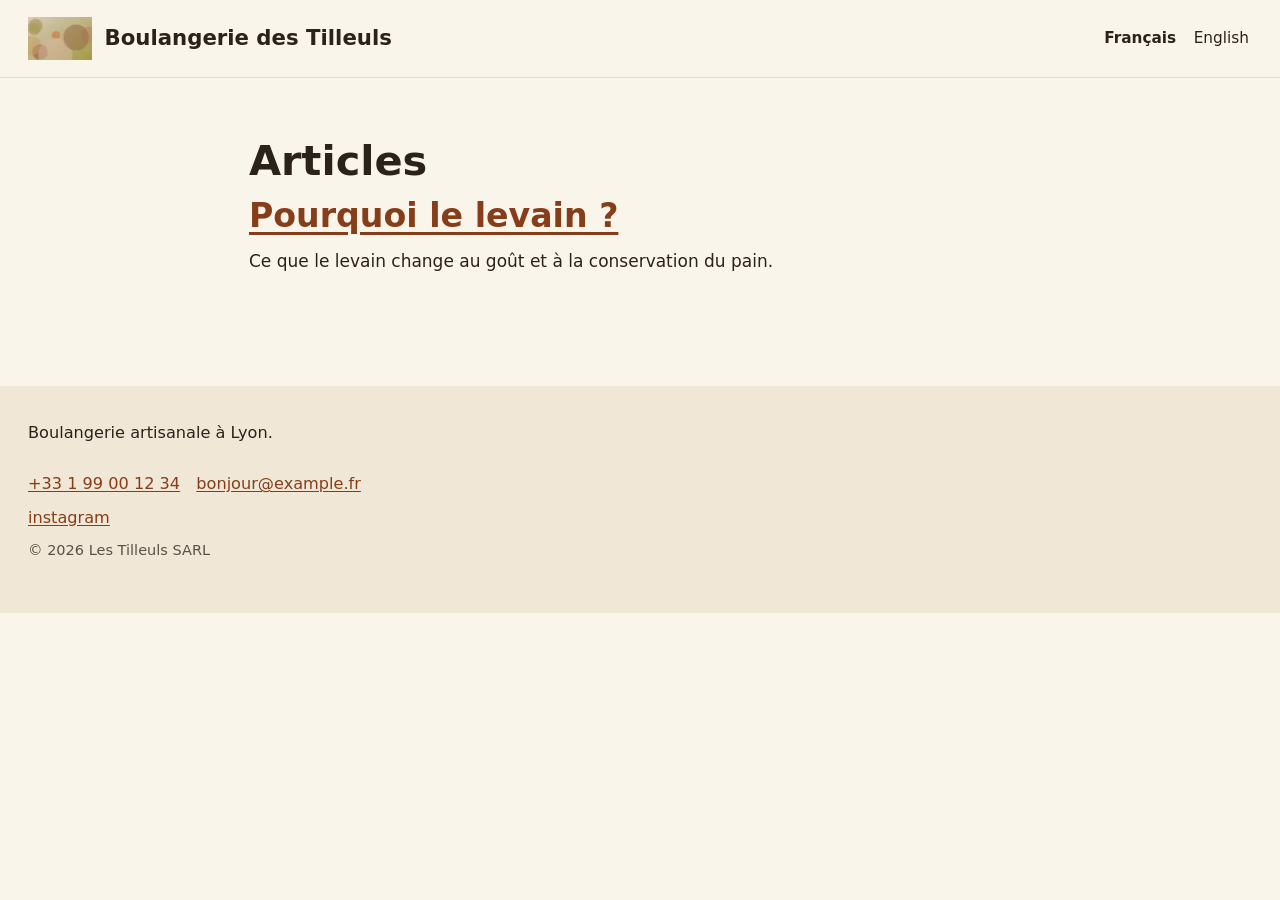
<file: posts/index.html>
<!DOCTYPE html><html lang="fr" data-motion="subtle" data-imagery="plain" data-density="regular"><head><meta charset="utf-8"><meta name="viewport" content="width=device-width, initial-scale=1"><title>Articles · Boulangerie des Tilleuls</title><meta name="description" content="Boulangerie artisanale à la Croix-Rousse, Lyon : pain au levain, viennoiseries, gâteaux de saison."><link rel="canonical" href="https://www.example.fr/posts/"><link rel="alternate" hreflang="fr" href="https://www.example.fr/posts/"><link rel="alternate" hreflang="en" href="https://www.example.fr/en/posts/"><meta property="og:type" content="website"><meta property="og:title" content="Articles · Boulangerie des Tilleuls"><meta property="og:description" content="Boulangerie artisanale à la Croix-Rousse, Lyon : pain au levain, viennoiseries, gâteaux de saison."><meta property="og:url" content="https://www.example.fr/posts/"><meta property="og:locale" content="fr"><meta property="og:site_name" content="Boulangerie des Tilleuls"><link rel="stylesheet" href="/tokens.css"><link rel="icon" href="/favicon.svg" type="image/svg+xml"><script type="application/ld+json">{"@context":"https://schema.org","@type":"LocalBusiness","name":"Boulangerie des Tilleuls","url":"https://www.example.fr","telephone":"+33 1 99 00 12 34","email":"bonjour@example.fr","address":{"@type":"PostalAddress","streetAddress":"12 rue des Tilleuls","postalCode":"69004","addressLocality":"Lyon","addressCountry":"FR"},"geo":{"@type":"GeoCoordinates","latitude":45.7772,"longitude":4.8277},"openingHoursSpecification":[{"@type":"OpeningHoursSpecification","dayOfWeek":"Monday","opens":"07:00","closes":"19:30"},{"@type":"OpeningHoursSpecification","dayOfWeek":"Tuesday","opens":"07:00","closes":"19:30"},{"@type":"OpeningHoursSpecification","dayOfWeek":"Wednesday","opens":"07:00","closes":"19:30"},{"@type":"OpeningHoursSpecification","dayOfWeek":"Thursday","opens":"07:00","closes":"19:30"},{"@type":"OpeningHoursSpecification","dayOfWeek":"Friday","opens":"07:00","closes":"19:30"},{"@type":"OpeningHoursSpecification","dayOfWeek":"Saturday","opens":"07:00","closes":"19:30"},{"@type":"OpeningHoursSpecification","dayOfWeek":"Sunday","opens":"07:00","closes":"13:00"}],"sameAs":["https://www.instagram.com/example"]}</script><meta http-equiv="content-security-policy" content="default-src 'self';img-src 'self' data:;font-src 'self';connect-src 'self';object-src 'none';base-uri 'self';form-action 'self'; script-src 'self' 'sha256-xIb/Pa7FUshAu4ihwjchYcQpyCI8eS8kt40GpOAYCz8=' 'sha256-1BvDVWLr3QCC20uHhUDi27eDFVJpk1uMQJGIWKUks2I=' 'sha256-kmZE/W8I1iuTnl1b3yqzv9/DQZenPngd3NjSKMQl7y0=' 'sha256-Y8t0ntteBwH+PqGKUyjWW3CAk+BNJKSoQc0xZ68FjhM=' 'sha256-0O7iB6zr9x0r6X6eWYITC9V5q+yWCGAoFvcysBGbY9Q='; style-src 'self' 'sha256-47DEQpj8HBSa+/TImW+5JCeuQeRkm5NMpJWZG3hSuFU=';"><link rel="stylesheet" href="/_astro/LayoutSlot.BYzrWfYI.css"></head><body><a class="skip-link" href="#content">Aller au contenu</a><header class="site-header"><div class="container site-header__inner"><a class="brand" href="/"><img src="/_astro/logo.D3TJmsBR_ZHE2Jl.webp" alt loading="lazy" decoding="async" width="72" height="48" class="brand__logo"><span class="brand__name">Boulangerie des Tilleuls</span></a><nav class="site-nav" aria-label="Menu"><details class="site-nav__toggle"><summary>Menu</summary><ul class="site-nav__list"><li><a href="/">Accueil</a></li><li><a href="/a-propos/">Notre histoire</a></li><li><a href="/tarifs/">Tarifs</a></li><li><a href="/contact/">Contact</a></li></ul></details></nav><nav class="language-switcher" aria-label="Langue"><ul><li><a href="/posts/" hreflang="fr" lang="fr" aria-current="true">Français</a></li><li><a href="/en/posts/" hreflang="en" lang="en">English</a></li></ul></nav></div></header><main id="content" tabindex="-1"><section class="section section--articles" data-section-id="articles" data-section-type="articles"><div class="container container--narrow"><h1>Articles</h1><ul class="article-list"><li data-entry="posts/levain-maison"><h2><a href="/posts/levain-maison/">Pourquoi le levain ?</a></h2><p>Ce que le levain change au goût et à la conservation du pain.</p></li></ul></div></section></main><footer class="site-footer"><div class="container site-footer__inner"><p class="site-footer__text">Boulangerie artisanale à Lyon.</p><ul class="site-footer__contact"><li><a href="tel:+33199001234">+33 1 99 00 12 34</a></li><li><a href="mailto:bonjour@example.fr">bonjour@example.fr</a></li></ul><ul class="site-footer__socials"><li><a href="https://www.instagram.com/example" rel="me noopener">instagram</a></li></ul><p class="site-footer__legal">© 2026 Les Tilleuls SARL</p></div></footer></body></html>
</file>
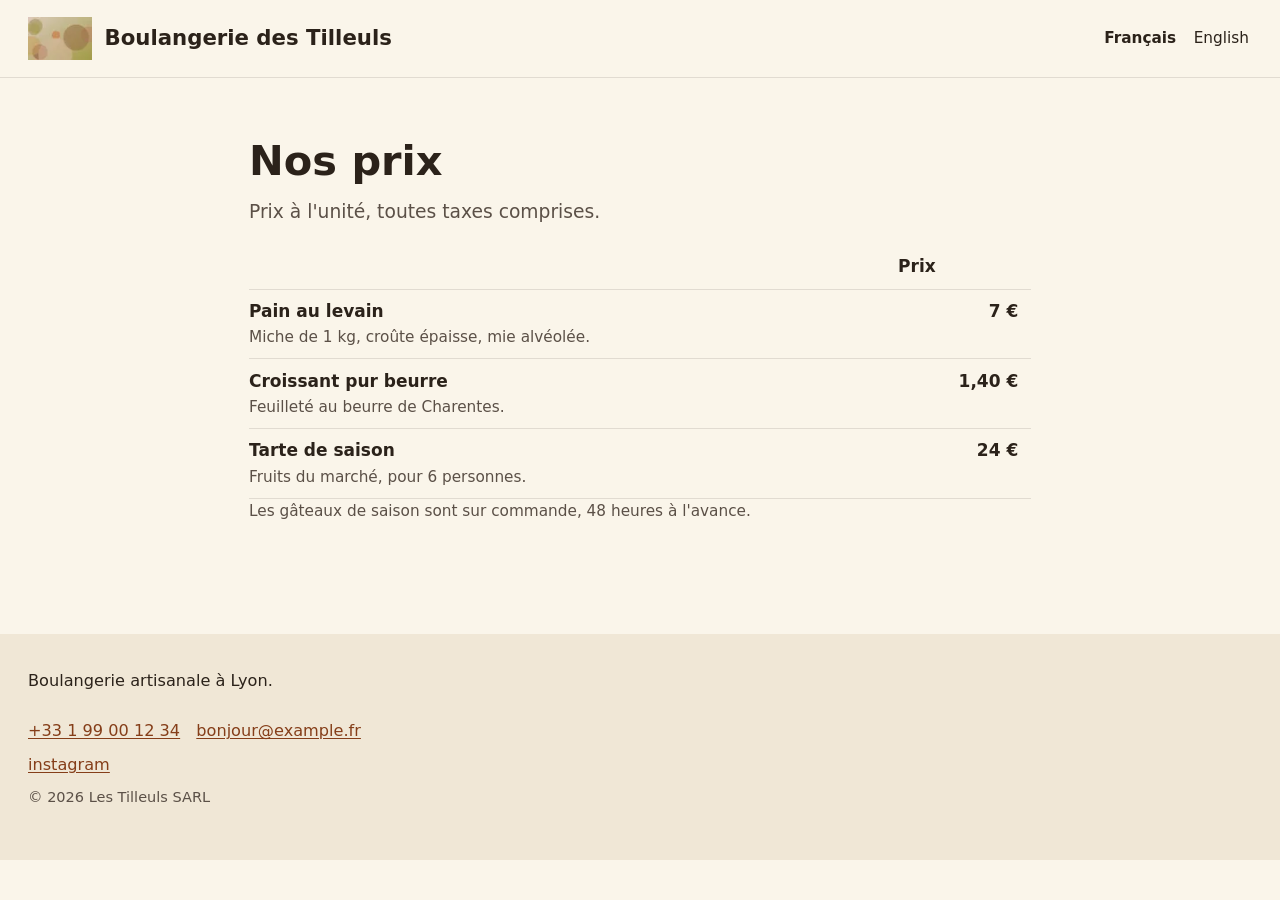
<file: tarifs/index.html>
<!DOCTYPE html><html lang="fr" data-motion="subtle" data-imagery="plain" data-density="regular"><head><meta charset="utf-8"><meta name="viewport" content="width=device-width, initial-scale=1"><title>Tarifs · Boulangerie des Tilleuls</title><meta name="description" content="Boulangerie artisanale à la Croix-Rousse, Lyon : pain au levain, viennoiseries, gâteaux de saison."><link rel="canonical" href="https://www.example.fr/tarifs/"><link rel="alternate" hreflang="fr" href="https://www.example.fr/tarifs/"><link rel="alternate" hreflang="en" href="https://www.example.fr/en/prices/"><meta property="og:type" content="website"><meta property="og:title" content="Tarifs · Boulangerie des Tilleuls"><meta property="og:description" content="Boulangerie artisanale à la Croix-Rousse, Lyon : pain au levain, viennoiseries, gâteaux de saison."><meta property="og:url" content="https://www.example.fr/tarifs/"><meta property="og:locale" content="fr"><meta property="og:site_name" content="Boulangerie des Tilleuls"><link rel="stylesheet" href="/tokens.css"><link rel="icon" href="/favicon.svg" type="image/svg+xml"><script type="application/ld+json">{"@context":"https://schema.org","@type":"LocalBusiness","name":"Boulangerie des Tilleuls","url":"https://www.example.fr","telephone":"+33 1 99 00 12 34","email":"bonjour@example.fr","address":{"@type":"PostalAddress","streetAddress":"12 rue des Tilleuls","postalCode":"69004","addressLocality":"Lyon","addressCountry":"FR"},"geo":{"@type":"GeoCoordinates","latitude":45.7772,"longitude":4.8277},"openingHoursSpecification":[{"@type":"OpeningHoursSpecification","dayOfWeek":"Monday","opens":"07:00","closes":"19:30"},{"@type":"OpeningHoursSpecification","dayOfWeek":"Tuesday","opens":"07:00","closes":"19:30"},{"@type":"OpeningHoursSpecification","dayOfWeek":"Wednesday","opens":"07:00","closes":"19:30"},{"@type":"OpeningHoursSpecification","dayOfWeek":"Thursday","opens":"07:00","closes":"19:30"},{"@type":"OpeningHoursSpecification","dayOfWeek":"Friday","opens":"07:00","closes":"19:30"},{"@type":"OpeningHoursSpecification","dayOfWeek":"Saturday","opens":"07:00","closes":"19:30"},{"@type":"OpeningHoursSpecification","dayOfWeek":"Sunday","opens":"07:00","closes":"13:00"}],"sameAs":["https://www.instagram.com/example"]}</script><meta http-equiv="content-security-policy" content="default-src 'self';img-src 'self' data:;font-src 'self';connect-src 'self';object-src 'none';base-uri 'self';form-action 'self'; script-src 'self' 'sha256-xIb/Pa7FUshAu4ihwjchYcQpyCI8eS8kt40GpOAYCz8=' 'sha256-1BvDVWLr3QCC20uHhUDi27eDFVJpk1uMQJGIWKUks2I=' 'sha256-kmZE/W8I1iuTnl1b3yqzv9/DQZenPngd3NjSKMQl7y0=' 'sha256-Y8t0ntteBwH+PqGKUyjWW3CAk+BNJKSoQc0xZ68FjhM=' 'sha256-0O7iB6zr9x0r6X6eWYITC9V5q+yWCGAoFvcysBGbY9Q='; style-src 'self' 'sha256-47DEQpj8HBSa+/TImW+5JCeuQeRkm5NMpJWZG3hSuFU=';"><link rel="stylesheet" href="/_astro/LayoutSlot.BYzrWfYI.css"></head><body><a class="skip-link" href="#content">Aller au contenu</a><header class="site-header"><div class="container site-header__inner"><a class="brand" href="/"><img src="/_astro/logo.D3TJmsBR_ZHE2Jl.webp" alt loading="lazy" decoding="async" width="72" height="48" class="brand__logo"><span class="brand__name">Boulangerie des Tilleuls</span></a><nav class="site-nav" aria-label="Menu"><details class="site-nav__toggle"><summary>Menu</summary><ul class="site-nav__list"><li><a href="/">Accueil</a></li><li><a href="/a-propos/">Notre histoire</a></li><li><a href="/tarifs/" aria-current="page">Tarifs</a></li><li><a href="/contact/">Contact</a></li></ul></details></nav><nav class="language-switcher" aria-label="Langue"><ul><li><a href="/tarifs/" hreflang="fr" lang="fr" aria-current="true">Français</a></li><li><a href="/en/prices/" hreflang="en" lang="en">English</a></li></ul></nav></div></header><main id="content" tabindex="-1"><section class="section section--pricing section--table" data-section-id="prix" data-section-type="pricing" data-variant="table"><div class="container container--narrow"><h1 data-field="heading">Nos prix</h1><p class="section__intro" data-field="intro">Prix à l&#39;unité, toutes taxes comprises.</p><table class="prices"><thead><tr><th scope="col"><span class="visually-hidden">Prix</span></th><th scope="col">Prix</th></tr></thead><tbody><tr data-entry="services/levain"><th scope="row"><span data-field="name">Pain au levain</span><span class="prices__summary" data-field="summary">Miche de 1 kg, croûte épaisse, mie alvéolée.</span></th><td data-field="price">7 €</td></tr><tr data-entry="services/viennoiseries"><th scope="row"><span data-field="name">Croissant pur beurre</span><span class="prices__summary" data-field="summary">Feuilleté au beurre de Charentes.</span></th><td data-field="price">1,40 €</td></tr><tr data-entry="services/gateaux"><th scope="row"><span data-field="name">Tarte de saison</span><span class="prices__summary" data-field="summary">Fruits du marché, pour 6 personnes.</span></th><td data-field="price">24 €</td></tr></tbody></table><p class="section__note" data-field="note">Les gâteaux de saison sont sur commande, 48 heures à l&#39;avance.</p></div></section></main><footer class="site-footer"><div class="container site-footer__inner"><p class="site-footer__text">Boulangerie artisanale à Lyon.</p><ul class="site-footer__contact"><li><a href="tel:+33199001234">+33 1 99 00 12 34</a></li><li><a href="mailto:bonjour@example.fr">bonjour@example.fr</a></li></ul><ul class="site-footer__socials"><li><a href="https://www.instagram.com/example" rel="me noopener">instagram</a></li></ul><p class="site-footer__legal">© 2026 Les Tilleuls SARL</p></div></footer></body></html>
</file>
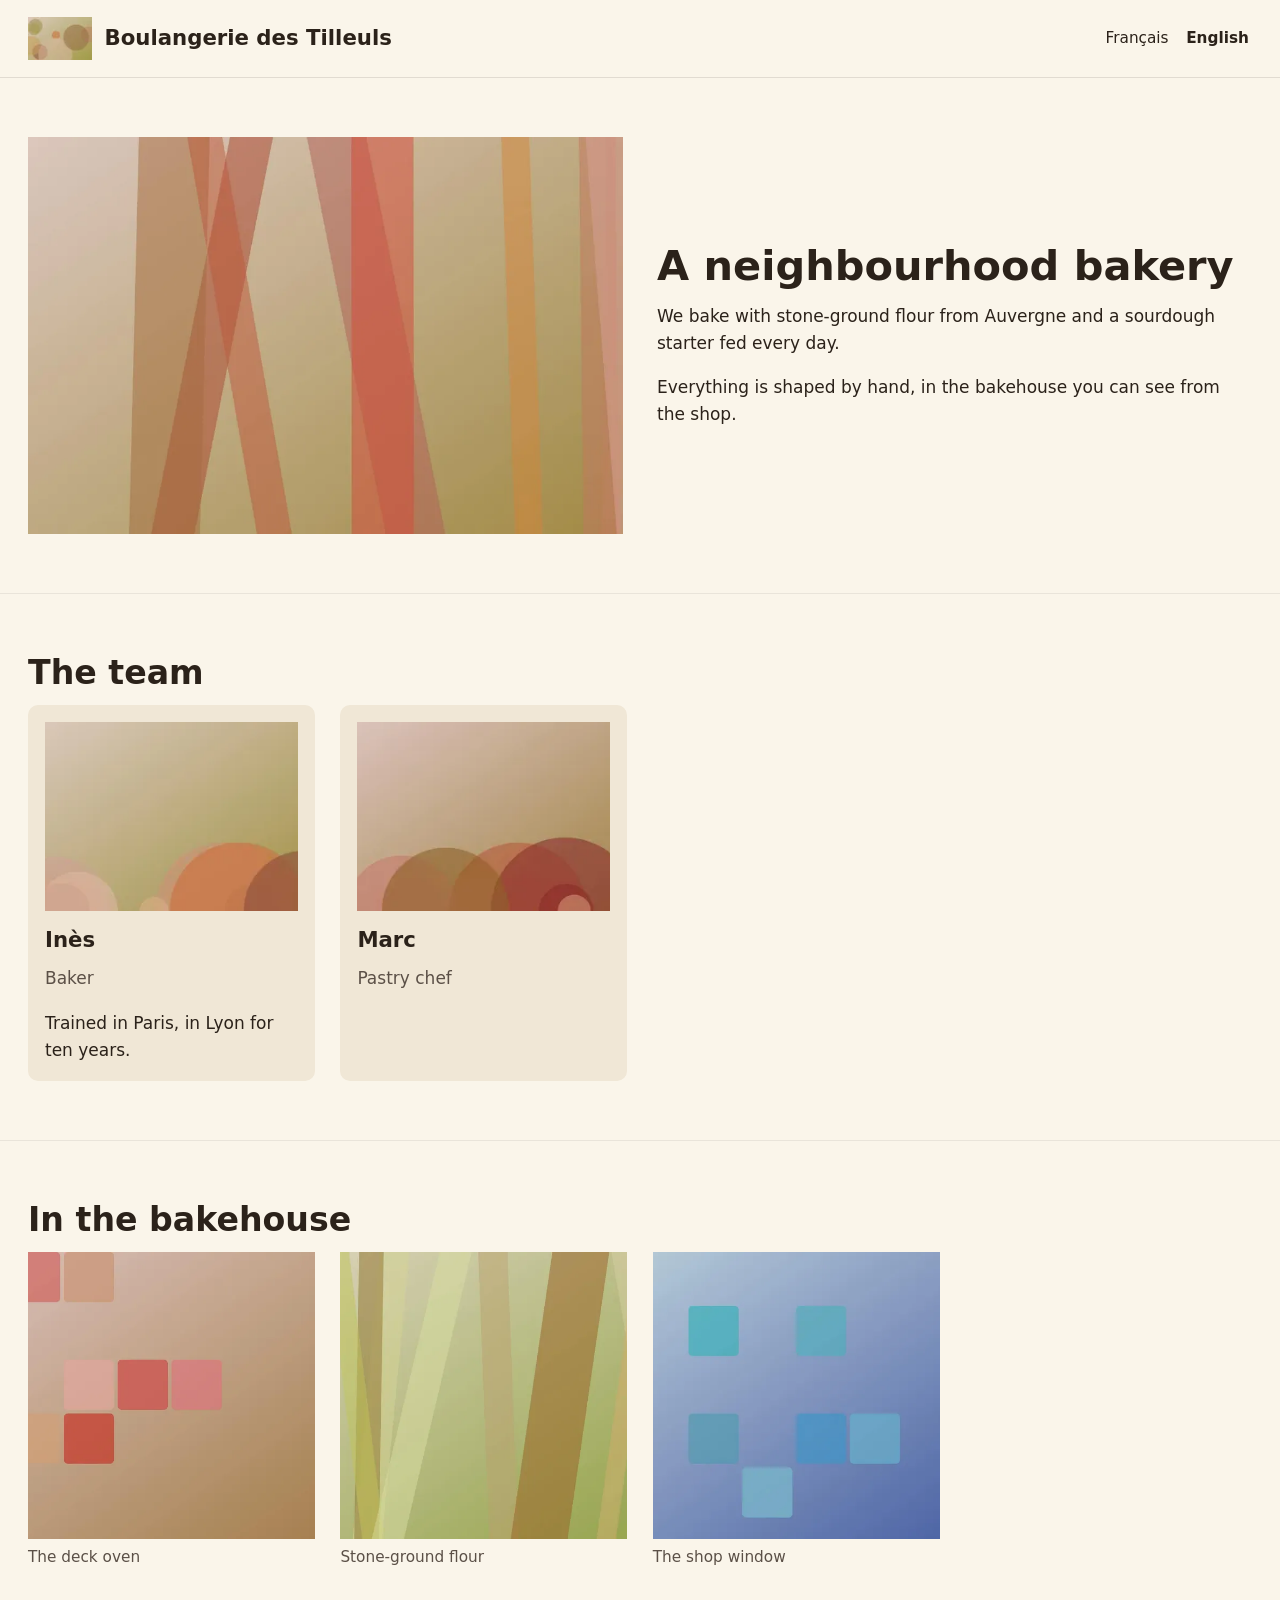
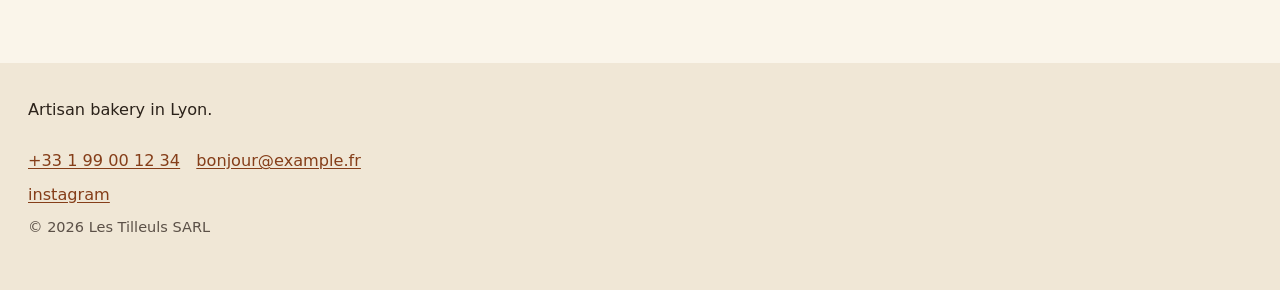
<file: en/about/index.html>
<!DOCTYPE html><html lang="en" data-motion="subtle" data-imagery="plain" data-density="regular"><head><meta charset="utf-8"><meta name="viewport" content="width=device-width, initial-scale=1"><title>Our story · Boulangerie des Tilleuls</title><meta name="description" content="Artisan bakery in Croix-Rousse, Lyon: sourdough bread, pastries and seasonal cakes."><link rel="canonical" href="https://www.example.fr/en/about/"><link rel="alternate" hreflang="fr" href="https://www.example.fr/a-propos/"><link rel="alternate" hreflang="en" href="https://www.example.fr/en/about/"><meta property="og:type" content="website"><meta property="og:title" content="Our story · Boulangerie des Tilleuls"><meta property="og:description" content="Artisan bakery in Croix-Rousse, Lyon: sourdough bread, pastries and seasonal cakes."><meta property="og:url" content="https://www.example.fr/en/about/"><meta property="og:locale" content="en"><meta property="og:site_name" content="Boulangerie des Tilleuls"><link rel="stylesheet" href="/tokens.css"><link rel="icon" href="/favicon.svg" type="image/svg+xml"><script type="application/ld+json">{"@context":"https://schema.org","@type":"LocalBusiness","name":"Boulangerie des Tilleuls","url":"https://www.example.fr","telephone":"+33 1 99 00 12 34","email":"bonjour@example.fr","address":{"@type":"PostalAddress","streetAddress":"12 rue des Tilleuls","postalCode":"69004","addressLocality":"Lyon","addressCountry":"FR"},"geo":{"@type":"GeoCoordinates","latitude":45.7772,"longitude":4.8277},"openingHoursSpecification":[{"@type":"OpeningHoursSpecification","dayOfWeek":"Monday","opens":"07:00","closes":"19:30"},{"@type":"OpeningHoursSpecification","dayOfWeek":"Tuesday","opens":"07:00","closes":"19:30"},{"@type":"OpeningHoursSpecification","dayOfWeek":"Wednesday","opens":"07:00","closes":"19:30"},{"@type":"OpeningHoursSpecification","dayOfWeek":"Thursday","opens":"07:00","closes":"19:30"},{"@type":"OpeningHoursSpecification","dayOfWeek":"Friday","opens":"07:00","closes":"19:30"},{"@type":"OpeningHoursSpecification","dayOfWeek":"Saturday","opens":"07:00","closes":"19:30"},{"@type":"OpeningHoursSpecification","dayOfWeek":"Sunday","opens":"07:00","closes":"13:00"}],"sameAs":["https://www.instagram.com/example"]}</script><meta http-equiv="content-security-policy" content="default-src 'self';img-src 'self' data:;font-src 'self';connect-src 'self';object-src 'none';base-uri 'self';form-action 'self'; script-src 'self' 'sha256-xIb/Pa7FUshAu4ihwjchYcQpyCI8eS8kt40GpOAYCz8=' 'sha256-1BvDVWLr3QCC20uHhUDi27eDFVJpk1uMQJGIWKUks2I=' 'sha256-kmZE/W8I1iuTnl1b3yqzv9/DQZenPngd3NjSKMQl7y0=' 'sha256-Y8t0ntteBwH+PqGKUyjWW3CAk+BNJKSoQc0xZ68FjhM=' 'sha256-0O7iB6zr9x0r6X6eWYITC9V5q+yWCGAoFvcysBGbY9Q='; style-src 'self' 'sha256-47DEQpj8HBSa+/TImW+5JCeuQeRkm5NMpJWZG3hSuFU=';"><link rel="stylesheet" href="/_astro/LayoutSlot.BYzrWfYI.css"></head><body><a class="skip-link" href="#content">Skip to content</a><header class="site-header"><div class="container site-header__inner"><a class="brand" href="/en/"><img src="/_astro/logo.D3TJmsBR_ZHE2Jl.webp" alt loading="lazy" decoding="async" width="72" height="48" class="brand__logo"><span class="brand__name">Boulangerie des Tilleuls</span></a><nav class="site-nav" aria-label="Menu"><details class="site-nav__toggle"><summary>Menu</summary><ul class="site-nav__list"><li><a href="/en/">Home</a></li><li><a href="/en/about/" aria-current="page">Our story</a></li><li><a href="/en/prices/">Prices</a></li><li><a href="/en/contact/">Contact</a></li></ul></details></nav><nav class="language-switcher" aria-label="Language"><ul><li><a href="/a-propos/" hreflang="fr" lang="fr">Français</a></li><li><a href="/en/about/" hreflang="en" lang="en" aria-current="true">English</a></li></ul></nav></div></header><main id="content" tabindex="-1"><section class="section section--image-text section--image-left" data-section-id="histoire" data-section-type="image-text" data-variant="image-left"><div class="container split"><div class="split__media" data-field="image"><img src="/_astro/fournil.BOxKO0TX_ZAelcI.webp" srcset="/_astro/fournil.BOxKO0TX_2htQs7.webp 480w, /_astro/fournil.BOxKO0TX_Z233hs4.webp 960w" alt="The bakehouse, with the deck oven and proofing baskets" sizes="(min-width: 960px) 50vw, 100vw" loading="lazy" decoding="async" width="1200" height="800" class="media"></div><div class="split__text"><h1 data-field="heading">A neighbourhood bakery</h1><div class="prose" data-field="body"><p>We bake with stone-ground flour from Auvergne and a sourdough starter fed every day.</p>
<p>Everything is shaped by hand, in the bakehouse you can see from the shop.</p>
</div></div></div></section><section class="section section--team" data-section-id="equipe" data-section-type="team"><div class="container"><h2 data-field="heading">The team</h2><ul class="cards"><li class="card" data-entry="team/ines"><img src="/_astro/ines.8HRn7nXd_Z1q4yfB.webp" srcset="/_astro/ines.8HRn7nXd_hxhkS.webp 320w, /_astro/ines.8HRn7nXd_Z1onYSp.webp 640w" alt="Inès in the bakehouse" sizes="(min-width: 960px) 25vw, 50vw" loading="lazy" decoding="async" width="1200" height="800" class="media card__media"><h3 class="card__title" data-field="name">Inès</h3><p class="card__meta" data-field="role">Baker</p><div class="prose" data-field="bio"><p>Trained in Paris, in Lyon for ten years.</p>
</div></li><li class="card" data-entry="team/marc"><img src="/_astro/marc.DuqGIqpt_boaxv.webp" srcset="/_astro/marc.DuqGIqpt_2sN8Hp.webp 320w, /_astro/marc.DuqGIqpt_LQQt7.webp 640w" alt="Marc decorating a tart" sizes="(min-width: 960px) 25vw, 50vw" loading="lazy" decoding="async" width="1200" height="800" class="media card__media"><h3 class="card__title" data-field="name">Marc</h3><p class="card__meta" data-field="role">Pastry chef</p></li></ul></div></section><section class="section section--gallery section--grid" data-section-id="photos" data-section-type="gallery" data-variant="grid"><div class="container"><h2 data-field="heading">In the bakehouse</h2><ul class="gallery"><li class="gallery__item" data-entry="gallery/four"><figure><img src="/_astro/four.D-tbh8fg_ZcLLdk.webp" srcset="/_astro/four.D-tbh8fg_1HzutR.webp 400w, /_astro/four.D-tbh8fg_Z23hj9F.webp 800w" alt="The open oven door" sizes="(min-width: 960px) 33vw, 50vw" loading="lazy" decoding="async" width="1200" height="800" class="media"><figcaption data-field="caption">The deck oven</figcaption></figure></li><li class="gallery__item" data-entry="gallery/farine"><figure><img src="/_astro/farine.5i-6jGPA_Zc0hXT.webp" srcset="/_astro/farine.5i-6jGPA_9xCIP.webp 400w, /_astro/farine.5i-6jGPA_26qkGd.webp 800w" alt="Stacked flour sacks" sizes="(min-width: 960px) 33vw, 50vw" loading="lazy" decoding="async" width="1200" height="800" class="media"><figcaption data-field="caption">Stone-ground flour</figcaption></figure></li><li class="gallery__item" data-entry="gallery/vitrine"><figure><img src="/_astro/vitrine.BY8lPM5b_Z1Bs2wX.webp" srcset="/_astro/vitrine.BY8lPM5b_Zq46dq.webp 400w, /_astro/vitrine.BY8lPM5b_Z3AXf.webp 800w" alt="The shop window in the morning" sizes="(min-width: 960px) 33vw, 50vw" loading="lazy" decoding="async" width="1200" height="800" class="media"><figcaption data-field="caption">The shop window</figcaption></figure></li></ul></div></section></main><footer class="site-footer"><div class="container site-footer__inner"><p class="site-footer__text">Artisan bakery in Lyon.</p><ul class="site-footer__contact"><li><a href="tel:+33199001234">+33 1 99 00 12 34</a></li><li><a href="mailto:bonjour@example.fr">bonjour@example.fr</a></li></ul><ul class="site-footer__socials"><li><a href="https://www.instagram.com/example" rel="me noopener">instagram</a></li></ul><p class="site-footer__legal">© 2026 Les Tilleuls SARL</p></div></footer></body></html>
</file>
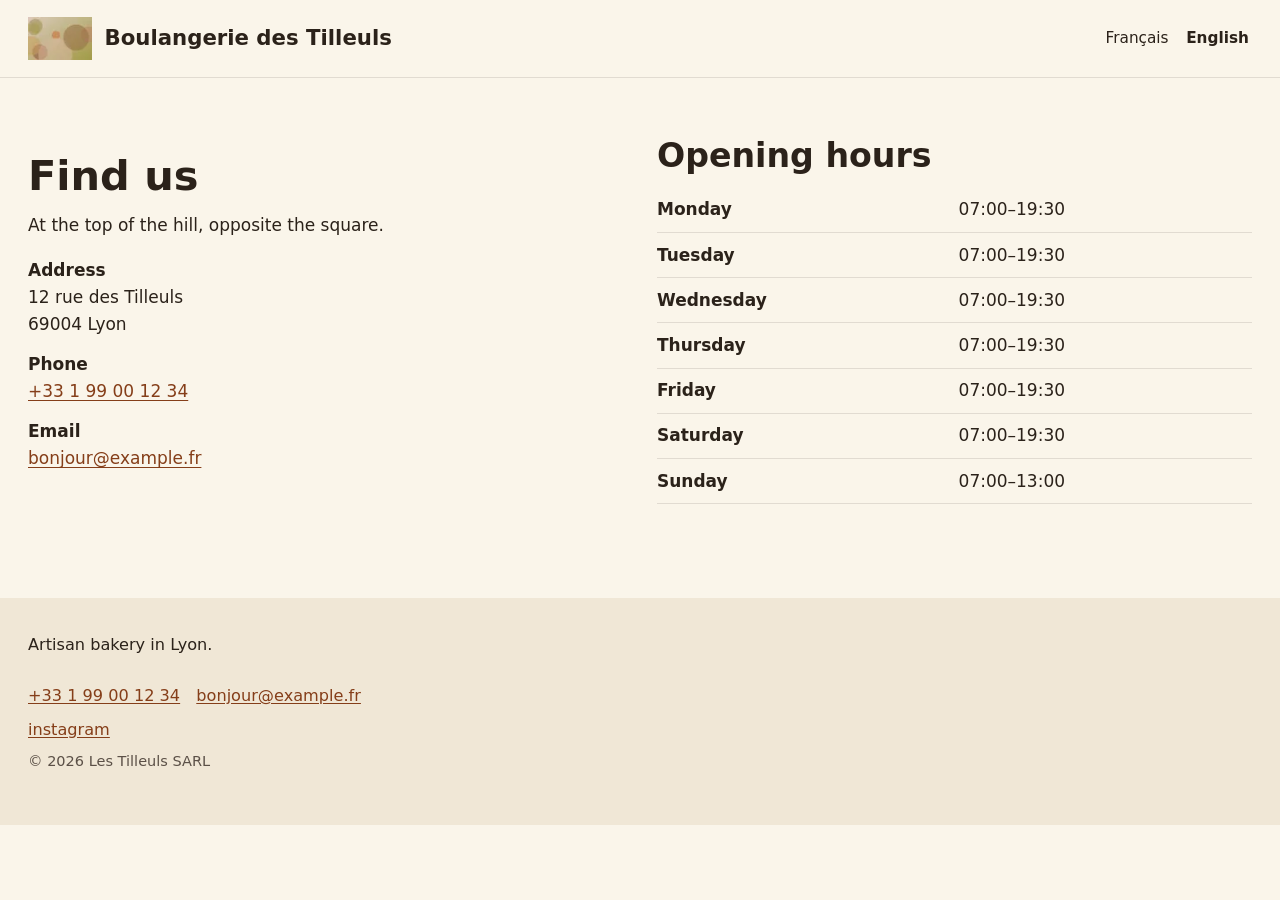
<file: en/contact/index.html>
<!DOCTYPE html><html lang="en" data-motion="subtle" data-imagery="plain" data-density="regular"><head><meta charset="utf-8"><meta name="viewport" content="width=device-width, initial-scale=1"><title>Contact and opening hours · Boulangerie des Tilleuls</title><meta name="description" content="Artisan bakery in Croix-Rousse, Lyon: sourdough bread, pastries and seasonal cakes."><link rel="canonical" href="https://www.example.fr/en/contact/"><link rel="alternate" hreflang="fr" href="https://www.example.fr/contact/"><link rel="alternate" hreflang="en" href="https://www.example.fr/en/contact/"><meta property="og:type" content="website"><meta property="og:title" content="Contact and opening hours · Boulangerie des Tilleuls"><meta property="og:description" content="Artisan bakery in Croix-Rousse, Lyon: sourdough bread, pastries and seasonal cakes."><meta property="og:url" content="https://www.example.fr/en/contact/"><meta property="og:locale" content="en"><meta property="og:site_name" content="Boulangerie des Tilleuls"><link rel="stylesheet" href="/tokens.css"><link rel="icon" href="/favicon.svg" type="image/svg+xml"><script type="application/ld+json">{"@context":"https://schema.org","@type":"LocalBusiness","name":"Boulangerie des Tilleuls","url":"https://www.example.fr","telephone":"+33 1 99 00 12 34","email":"bonjour@example.fr","address":{"@type":"PostalAddress","streetAddress":"12 rue des Tilleuls","postalCode":"69004","addressLocality":"Lyon","addressCountry":"FR"},"geo":{"@type":"GeoCoordinates","latitude":45.7772,"longitude":4.8277},"openingHoursSpecification":[{"@type":"OpeningHoursSpecification","dayOfWeek":"Monday","opens":"07:00","closes":"19:30"},{"@type":"OpeningHoursSpecification","dayOfWeek":"Tuesday","opens":"07:00","closes":"19:30"},{"@type":"OpeningHoursSpecification","dayOfWeek":"Wednesday","opens":"07:00","closes":"19:30"},{"@type":"OpeningHoursSpecification","dayOfWeek":"Thursday","opens":"07:00","closes":"19:30"},{"@type":"OpeningHoursSpecification","dayOfWeek":"Friday","opens":"07:00","closes":"19:30"},{"@type":"OpeningHoursSpecification","dayOfWeek":"Saturday","opens":"07:00","closes":"19:30"},{"@type":"OpeningHoursSpecification","dayOfWeek":"Sunday","opens":"07:00","closes":"13:00"}],"sameAs":["https://www.instagram.com/example"]}</script><meta http-equiv="content-security-policy" content="default-src 'self';img-src 'self' data:;font-src 'self';connect-src 'self';object-src 'none';base-uri 'self';form-action 'self'; script-src 'self' 'sha256-xIb/Pa7FUshAu4ihwjchYcQpyCI8eS8kt40GpOAYCz8=' 'sha256-1BvDVWLr3QCC20uHhUDi27eDFVJpk1uMQJGIWKUks2I=' 'sha256-kmZE/W8I1iuTnl1b3yqzv9/DQZenPngd3NjSKMQl7y0=' 'sha256-Y8t0ntteBwH+PqGKUyjWW3CAk+BNJKSoQc0xZ68FjhM=' 'sha256-0O7iB6zr9x0r6X6eWYITC9V5q+yWCGAoFvcysBGbY9Q='; style-src 'self' 'sha256-47DEQpj8HBSa+/TImW+5JCeuQeRkm5NMpJWZG3hSuFU=';"><link rel="stylesheet" href="/_astro/LayoutSlot.BYzrWfYI.css"></head><body><a class="skip-link" href="#content">Skip to content</a><header class="site-header"><div class="container site-header__inner"><a class="brand" href="/en/"><img src="/_astro/logo.D3TJmsBR_ZHE2Jl.webp" alt loading="lazy" decoding="async" width="72" height="48" class="brand__logo"><span class="brand__name">Boulangerie des Tilleuls</span></a><nav class="site-nav" aria-label="Menu"><details class="site-nav__toggle"><summary>Menu</summary><ul class="site-nav__list"><li><a href="/en/">Home</a></li><li><a href="/en/about/">Our story</a></li><li><a href="/en/prices/">Prices</a></li><li><a href="/en/contact/" aria-current="page">Contact</a></li></ul></details></nav><nav class="language-switcher" aria-label="Language"><ul><li><a href="/contact/" hreflang="fr" lang="fr">Français</a></li><li><a href="/en/contact/" hreflang="en" lang="en" aria-current="true">English</a></li></ul></nav></div></header><main id="content" tabindex="-1"><section class="section section--contact" data-section-id="coordonnees" data-section-type="contact"><div class="container split"><div class="split__text"><h1 data-field="heading">Find us</h1><p data-field="body">At the top of the hill, opposite the square.</p><dl class="contact-list"><dt>Address</dt><dd><address><span>12 rue des Tilleuls</span><br><span>69004 Lyon</span></address></dd><dt>Phone</dt><dd><a href="tel:+33199001234">+33 1 99 00 12 34</a></dd><dt>Email</dt><dd><a href="mailto:bonjour@example.fr">bonjour@example.fr</a></dd></dl></div><div class="split__text"><h2>Opening hours</h2><table class="hours"><tbody><tr><th scope="row">Monday</th><td>07:00–19:30</td></tr><tr><th scope="row">Tuesday</th><td>07:00–19:30</td></tr><tr><th scope="row">Wednesday</th><td>07:00–19:30</td></tr><tr><th scope="row">Thursday</th><td>07:00–19:30</td></tr><tr><th scope="row">Friday</th><td>07:00–19:30</td></tr><tr><th scope="row">Saturday</th><td>07:00–19:30</td></tr><tr><th scope="row">Sunday</th><td>07:00–13:00</td></tr></tbody></table></div></div></section></main><footer class="site-footer"><div class="container site-footer__inner"><p class="site-footer__text">Artisan bakery in Lyon.</p><ul class="site-footer__contact"><li><a href="tel:+33199001234">+33 1 99 00 12 34</a></li><li><a href="mailto:bonjour@example.fr">bonjour@example.fr</a></li></ul><ul class="site-footer__socials"><li><a href="https://www.instagram.com/example" rel="me noopener">instagram</a></li></ul><p class="site-footer__legal">© 2026 Les Tilleuls SARL</p></div></footer></body></html>
</file>
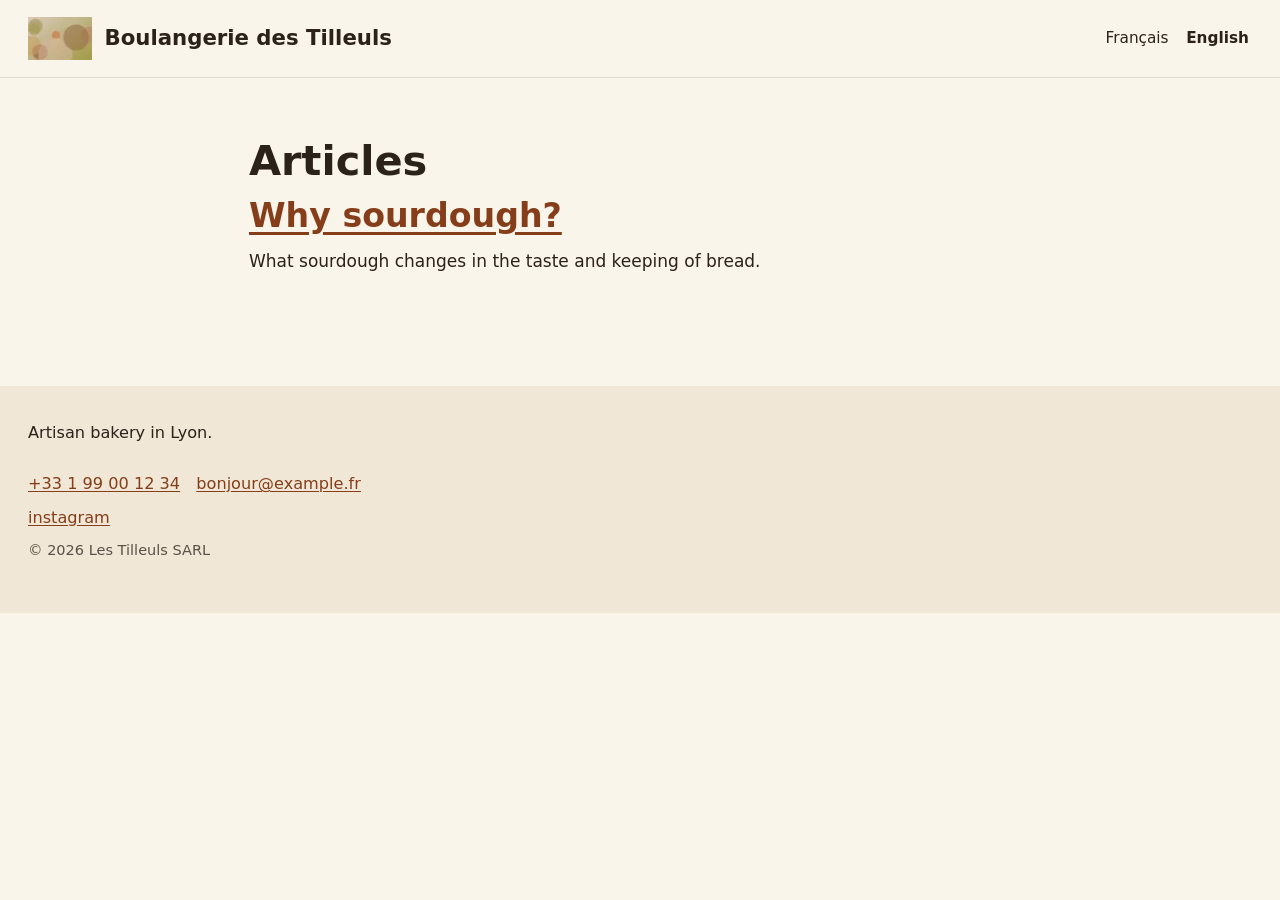
<file: en/posts/index.html>
<!DOCTYPE html><html lang="en" data-motion="subtle" data-imagery="plain" data-density="regular"><head><meta charset="utf-8"><meta name="viewport" content="width=device-width, initial-scale=1"><title>Articles · Boulangerie des Tilleuls</title><meta name="description" content="Artisan bakery in Croix-Rousse, Lyon: sourdough bread, pastries and seasonal cakes."><link rel="canonical" href="https://www.example.fr/en/posts/"><link rel="alternate" hreflang="fr" href="https://www.example.fr/posts/"><link rel="alternate" hreflang="en" href="https://www.example.fr/en/posts/"><meta property="og:type" content="website"><meta property="og:title" content="Articles · Boulangerie des Tilleuls"><meta property="og:description" content="Artisan bakery in Croix-Rousse, Lyon: sourdough bread, pastries and seasonal cakes."><meta property="og:url" content="https://www.example.fr/en/posts/"><meta property="og:locale" content="en"><meta property="og:site_name" content="Boulangerie des Tilleuls"><link rel="stylesheet" href="/tokens.css"><link rel="icon" href="/favicon.svg" type="image/svg+xml"><script type="application/ld+json">{"@context":"https://schema.org","@type":"LocalBusiness","name":"Boulangerie des Tilleuls","url":"https://www.example.fr","telephone":"+33 1 99 00 12 34","email":"bonjour@example.fr","address":{"@type":"PostalAddress","streetAddress":"12 rue des Tilleuls","postalCode":"69004","addressLocality":"Lyon","addressCountry":"FR"},"geo":{"@type":"GeoCoordinates","latitude":45.7772,"longitude":4.8277},"openingHoursSpecification":[{"@type":"OpeningHoursSpecification","dayOfWeek":"Monday","opens":"07:00","closes":"19:30"},{"@type":"OpeningHoursSpecification","dayOfWeek":"Tuesday","opens":"07:00","closes":"19:30"},{"@type":"OpeningHoursSpecification","dayOfWeek":"Wednesday","opens":"07:00","closes":"19:30"},{"@type":"OpeningHoursSpecification","dayOfWeek":"Thursday","opens":"07:00","closes":"19:30"},{"@type":"OpeningHoursSpecification","dayOfWeek":"Friday","opens":"07:00","closes":"19:30"},{"@type":"OpeningHoursSpecification","dayOfWeek":"Saturday","opens":"07:00","closes":"19:30"},{"@type":"OpeningHoursSpecification","dayOfWeek":"Sunday","opens":"07:00","closes":"13:00"}],"sameAs":["https://www.instagram.com/example"]}</script><meta http-equiv="content-security-policy" content="default-src 'self';img-src 'self' data:;font-src 'self';connect-src 'self';object-src 'none';base-uri 'self';form-action 'self'; script-src 'self' 'sha256-xIb/Pa7FUshAu4ihwjchYcQpyCI8eS8kt40GpOAYCz8=' 'sha256-1BvDVWLr3QCC20uHhUDi27eDFVJpk1uMQJGIWKUks2I=' 'sha256-kmZE/W8I1iuTnl1b3yqzv9/DQZenPngd3NjSKMQl7y0=' 'sha256-Y8t0ntteBwH+PqGKUyjWW3CAk+BNJKSoQc0xZ68FjhM=' 'sha256-0O7iB6zr9x0r6X6eWYITC9V5q+yWCGAoFvcysBGbY9Q='; style-src 'self' 'sha256-47DEQpj8HBSa+/TImW+5JCeuQeRkm5NMpJWZG3hSuFU=';"><link rel="stylesheet" href="/_astro/LayoutSlot.BYzrWfYI.css"></head><body><a class="skip-link" href="#content">Skip to content</a><header class="site-header"><div class="container site-header__inner"><a class="brand" href="/en/"><img src="/_astro/logo.D3TJmsBR_ZHE2Jl.webp" alt loading="lazy" decoding="async" width="72" height="48" class="brand__logo"><span class="brand__name">Boulangerie des Tilleuls</span></a><nav class="site-nav" aria-label="Menu"><details class="site-nav__toggle"><summary>Menu</summary><ul class="site-nav__list"><li><a href="/en/">Home</a></li><li><a href="/en/about/">Our story</a></li><li><a href="/en/prices/">Prices</a></li><li><a href="/en/contact/">Contact</a></li></ul></details></nav><nav class="language-switcher" aria-label="Language"><ul><li><a href="/posts/" hreflang="fr" lang="fr">Français</a></li><li><a href="/en/posts/" hreflang="en" lang="en" aria-current="true">English</a></li></ul></nav></div></header><main id="content" tabindex="-1"><section class="section section--articles" data-section-id="articles" data-section-type="articles"><div class="container container--narrow"><h1>Articles</h1><ul class="article-list"><li data-entry="posts/levain-maison"><h2><a href="/en/posts/levain-maison/">Why sourdough?</a></h2><p>What sourdough changes in the taste and keeping of bread.</p></li></ul></div></section></main><footer class="site-footer"><div class="container site-footer__inner"><p class="site-footer__text">Artisan bakery in Lyon.</p><ul class="site-footer__contact"><li><a href="tel:+33199001234">+33 1 99 00 12 34</a></li><li><a href="mailto:bonjour@example.fr">bonjour@example.fr</a></li></ul><ul class="site-footer__socials"><li><a href="https://www.instagram.com/example" rel="me noopener">instagram</a></li></ul><p class="site-footer__legal">© 2026 Les Tilleuls SARL</p></div></footer></body></html>
</file>
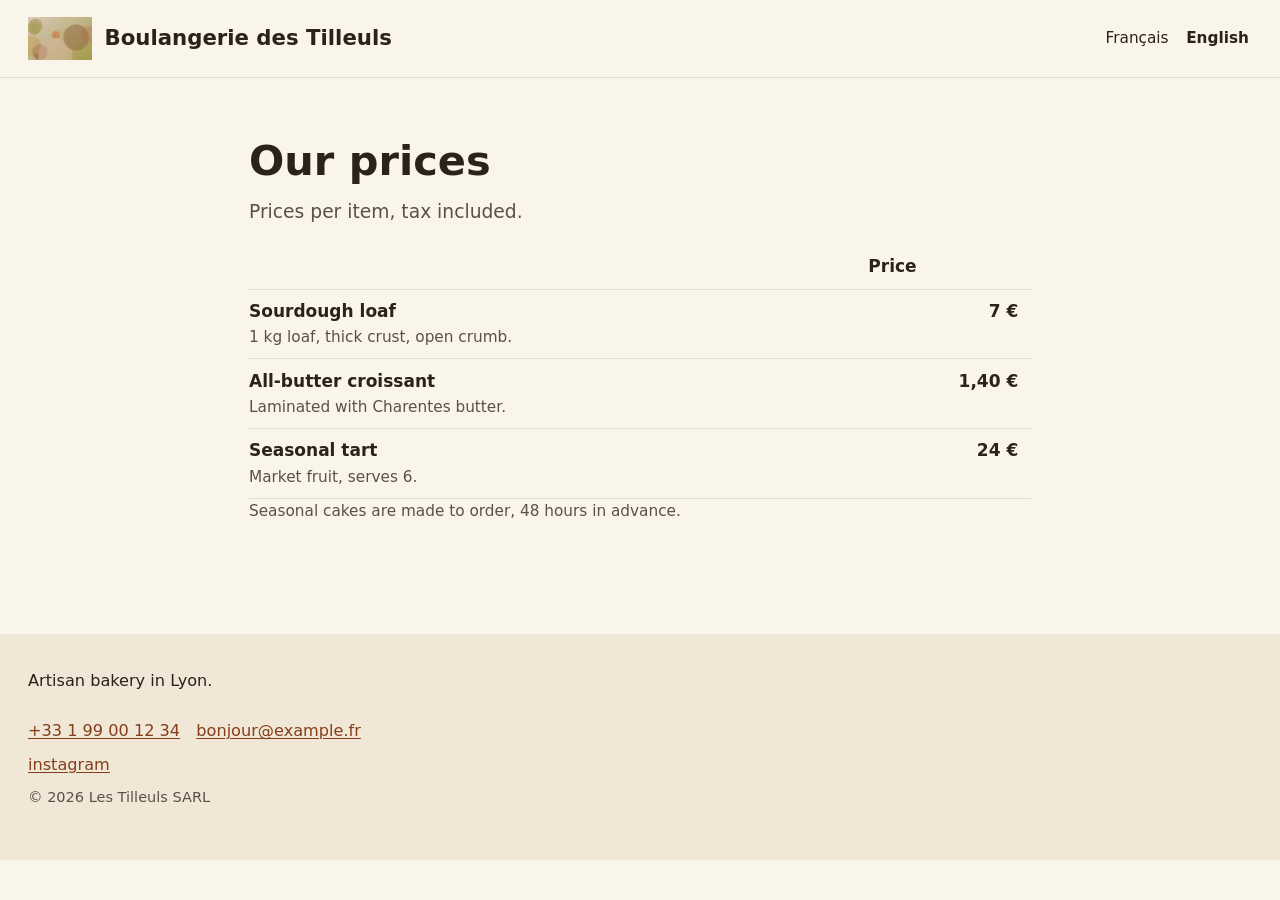
<file: en/prices/index.html>
<!DOCTYPE html><html lang="en" data-motion="subtle" data-imagery="plain" data-density="regular"><head><meta charset="utf-8"><meta name="viewport" content="width=device-width, initial-scale=1"><title>Prices · Boulangerie des Tilleuls</title><meta name="description" content="Artisan bakery in Croix-Rousse, Lyon: sourdough bread, pastries and seasonal cakes."><link rel="canonical" href="https://www.example.fr/en/prices/"><link rel="alternate" hreflang="fr" href="https://www.example.fr/tarifs/"><link rel="alternate" hreflang="en" href="https://www.example.fr/en/prices/"><meta property="og:type" content="website"><meta property="og:title" content="Prices · Boulangerie des Tilleuls"><meta property="og:description" content="Artisan bakery in Croix-Rousse, Lyon: sourdough bread, pastries and seasonal cakes."><meta property="og:url" content="https://www.example.fr/en/prices/"><meta property="og:locale" content="en"><meta property="og:site_name" content="Boulangerie des Tilleuls"><link rel="stylesheet" href="/tokens.css"><link rel="icon" href="/favicon.svg" type="image/svg+xml"><script type="application/ld+json">{"@context":"https://schema.org","@type":"LocalBusiness","name":"Boulangerie des Tilleuls","url":"https://www.example.fr","telephone":"+33 1 99 00 12 34","email":"bonjour@example.fr","address":{"@type":"PostalAddress","streetAddress":"12 rue des Tilleuls","postalCode":"69004","addressLocality":"Lyon","addressCountry":"FR"},"geo":{"@type":"GeoCoordinates","latitude":45.7772,"longitude":4.8277},"openingHoursSpecification":[{"@type":"OpeningHoursSpecification","dayOfWeek":"Monday","opens":"07:00","closes":"19:30"},{"@type":"OpeningHoursSpecification","dayOfWeek":"Tuesday","opens":"07:00","closes":"19:30"},{"@type":"OpeningHoursSpecification","dayOfWeek":"Wednesday","opens":"07:00","closes":"19:30"},{"@type":"OpeningHoursSpecification","dayOfWeek":"Thursday","opens":"07:00","closes":"19:30"},{"@type":"OpeningHoursSpecification","dayOfWeek":"Friday","opens":"07:00","closes":"19:30"},{"@type":"OpeningHoursSpecification","dayOfWeek":"Saturday","opens":"07:00","closes":"19:30"},{"@type":"OpeningHoursSpecification","dayOfWeek":"Sunday","opens":"07:00","closes":"13:00"}],"sameAs":["https://www.instagram.com/example"]}</script><meta http-equiv="content-security-policy" content="default-src 'self';img-src 'self' data:;font-src 'self';connect-src 'self';object-src 'none';base-uri 'self';form-action 'self'; script-src 'self' 'sha256-xIb/Pa7FUshAu4ihwjchYcQpyCI8eS8kt40GpOAYCz8=' 'sha256-1BvDVWLr3QCC20uHhUDi27eDFVJpk1uMQJGIWKUks2I=' 'sha256-kmZE/W8I1iuTnl1b3yqzv9/DQZenPngd3NjSKMQl7y0=' 'sha256-Y8t0ntteBwH+PqGKUyjWW3CAk+BNJKSoQc0xZ68FjhM=' 'sha256-0O7iB6zr9x0r6X6eWYITC9V5q+yWCGAoFvcysBGbY9Q='; style-src 'self' 'sha256-47DEQpj8HBSa+/TImW+5JCeuQeRkm5NMpJWZG3hSuFU=';"><link rel="stylesheet" href="/_astro/LayoutSlot.BYzrWfYI.css"></head><body><a class="skip-link" href="#content">Skip to content</a><header class="site-header"><div class="container site-header__inner"><a class="brand" href="/en/"><img src="/_astro/logo.D3TJmsBR_ZHE2Jl.webp" alt loading="lazy" decoding="async" width="72" height="48" class="brand__logo"><span class="brand__name">Boulangerie des Tilleuls</span></a><nav class="site-nav" aria-label="Menu"><details class="site-nav__toggle"><summary>Menu</summary><ul class="site-nav__list"><li><a href="/en/">Home</a></li><li><a href="/en/about/">Our story</a></li><li><a href="/en/prices/" aria-current="page">Prices</a></li><li><a href="/en/contact/">Contact</a></li></ul></details></nav><nav class="language-switcher" aria-label="Language"><ul><li><a href="/tarifs/" hreflang="fr" lang="fr">Français</a></li><li><a href="/en/prices/" hreflang="en" lang="en" aria-current="true">English</a></li></ul></nav></div></header><main id="content" tabindex="-1"><section class="section section--pricing section--table" data-section-id="prix" data-section-type="pricing" data-variant="table"><div class="container container--narrow"><h1 data-field="heading">Our prices</h1><p class="section__intro" data-field="intro">Prices per item, tax included.</p><table class="prices"><thead><tr><th scope="col"><span class="visually-hidden">Price</span></th><th scope="col">Price</th></tr></thead><tbody><tr data-entry="services/levain"><th scope="row"><span data-field="name">Sourdough loaf</span><span class="prices__summary" data-field="summary">1 kg loaf, thick crust, open crumb.</span></th><td data-field="price">7 €</td></tr><tr data-entry="services/viennoiseries"><th scope="row"><span data-field="name">All-butter croissant</span><span class="prices__summary" data-field="summary">Laminated with Charentes butter.</span></th><td data-field="price">1,40 €</td></tr><tr data-entry="services/gateaux"><th scope="row"><span data-field="name">Seasonal tart</span><span class="prices__summary" data-field="summary">Market fruit, serves 6.</span></th><td data-field="price">24 €</td></tr></tbody></table><p class="section__note" data-field="note">Seasonal cakes are made to order, 48 hours in advance.</p></div></section></main><footer class="site-footer"><div class="container site-footer__inner"><p class="site-footer__text">Artisan bakery in Lyon.</p><ul class="site-footer__contact"><li><a href="tel:+33199001234">+33 1 99 00 12 34</a></li><li><a href="mailto:bonjour@example.fr">bonjour@example.fr</a></li></ul><ul class="site-footer__socials"><li><a href="https://www.instagram.com/example" rel="me noopener">instagram</a></li></ul><p class="site-footer__legal">© 2026 Les Tilleuls SARL</p></div></footer></body></html>
</file>
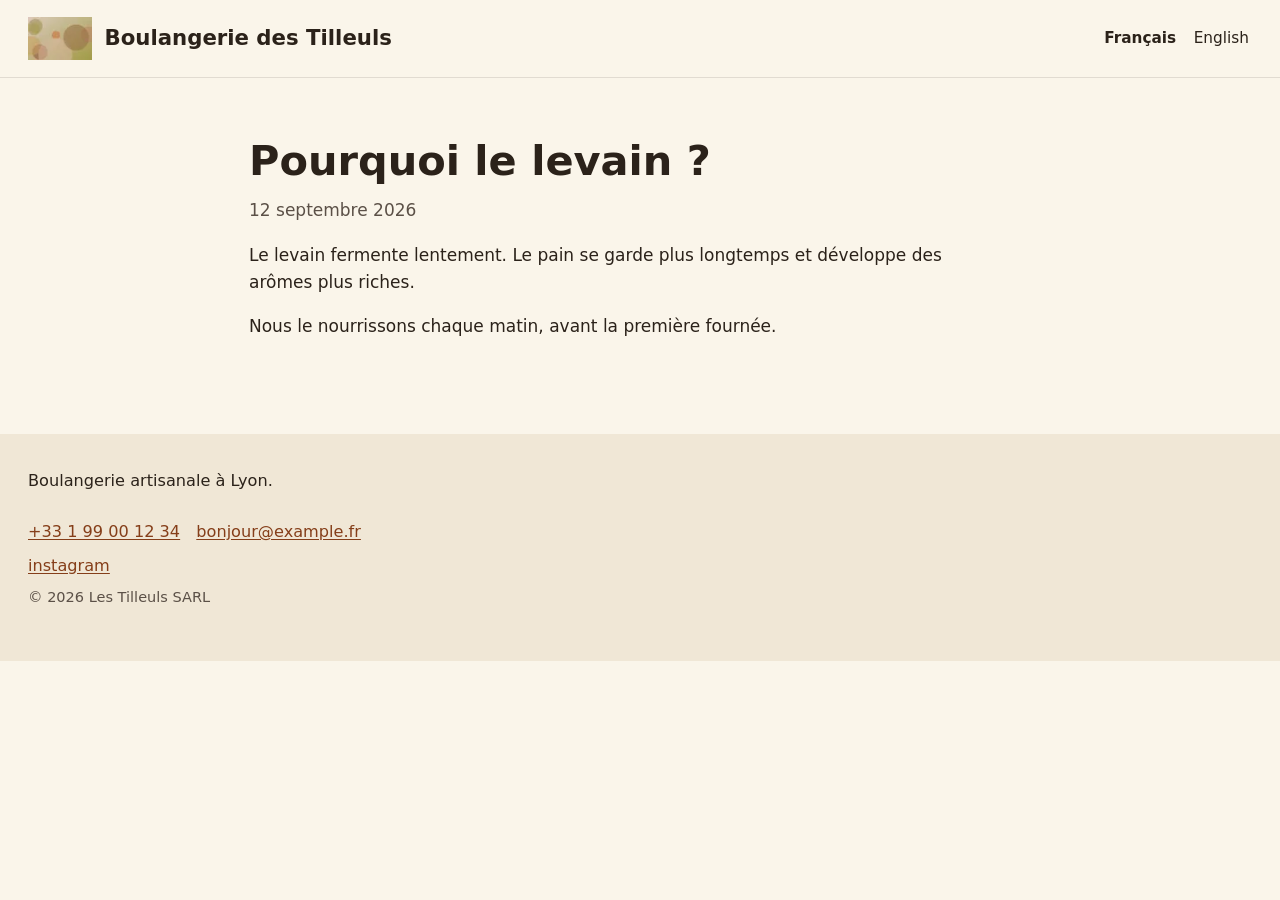
<file: posts/levain-maison/index.html>
<!DOCTYPE html><html lang="fr" data-motion="subtle" data-imagery="plain" data-density="regular"><head><meta charset="utf-8"><meta name="viewport" content="width=device-width, initial-scale=1"><title>Pourquoi le levain ? · Boulangerie des Tilleuls</title><meta name="description" content="Ce que le levain change au goût et à la conservation du pain."><link rel="canonical" href="https://www.example.fr/posts/levain-maison/"><link rel="alternate" hreflang="fr" href="https://www.example.fr/posts/levain-maison/"><link rel="alternate" hreflang="en" href="https://www.example.fr/en/posts/levain-maison/"><meta property="og:type" content="website"><meta property="og:title" content="Pourquoi le levain ? · Boulangerie des Tilleuls"><meta property="og:description" content="Ce que le levain change au goût et à la conservation du pain."><meta property="og:url" content="https://www.example.fr/posts/levain-maison/"><meta property="og:locale" content="fr"><meta property="og:site_name" content="Boulangerie des Tilleuls"><link rel="stylesheet" href="/tokens.css"><link rel="icon" href="/favicon.svg" type="image/svg+xml"><script type="application/ld+json">{"@context":"https://schema.org","@type":"LocalBusiness","name":"Boulangerie des Tilleuls","url":"https://www.example.fr","telephone":"+33 1 99 00 12 34","email":"bonjour@example.fr","address":{"@type":"PostalAddress","streetAddress":"12 rue des Tilleuls","postalCode":"69004","addressLocality":"Lyon","addressCountry":"FR"},"geo":{"@type":"GeoCoordinates","latitude":45.7772,"longitude":4.8277},"openingHoursSpecification":[{"@type":"OpeningHoursSpecification","dayOfWeek":"Monday","opens":"07:00","closes":"19:30"},{"@type":"OpeningHoursSpecification","dayOfWeek":"Tuesday","opens":"07:00","closes":"19:30"},{"@type":"OpeningHoursSpecification","dayOfWeek":"Wednesday","opens":"07:00","closes":"19:30"},{"@type":"OpeningHoursSpecification","dayOfWeek":"Thursday","opens":"07:00","closes":"19:30"},{"@type":"OpeningHoursSpecification","dayOfWeek":"Friday","opens":"07:00","closes":"19:30"},{"@type":"OpeningHoursSpecification","dayOfWeek":"Saturday","opens":"07:00","closes":"19:30"},{"@type":"OpeningHoursSpecification","dayOfWeek":"Sunday","opens":"07:00","closes":"13:00"}],"sameAs":["https://www.instagram.com/example"]}</script><meta http-equiv="content-security-policy" content="default-src 'self';img-src 'self' data:;font-src 'self';connect-src 'self';object-src 'none';base-uri 'self';form-action 'self'; script-src 'self' 'sha256-xIb/Pa7FUshAu4ihwjchYcQpyCI8eS8kt40GpOAYCz8=' 'sha256-1BvDVWLr3QCC20uHhUDi27eDFVJpk1uMQJGIWKUks2I=' 'sha256-kmZE/W8I1iuTnl1b3yqzv9/DQZenPngd3NjSKMQl7y0=' 'sha256-Y8t0ntteBwH+PqGKUyjWW3CAk+BNJKSoQc0xZ68FjhM=' 'sha256-0O7iB6zr9x0r6X6eWYITC9V5q+yWCGAoFvcysBGbY9Q='; style-src 'self' 'sha256-47DEQpj8HBSa+/TImW+5JCeuQeRkm5NMpJWZG3hSuFU=';"><link rel="stylesheet" href="/_astro/LayoutSlot.BYzrWfYI.css"></head><body><a class="skip-link" href="#content">Aller au contenu</a><header class="site-header"><div class="container site-header__inner"><a class="brand" href="/"><img src="/_astro/logo.D3TJmsBR_ZHE2Jl.webp" alt loading="lazy" decoding="async" width="72" height="48" class="brand__logo"><span class="brand__name">Boulangerie des Tilleuls</span></a><nav class="site-nav" aria-label="Menu"><details class="site-nav__toggle"><summary>Menu</summary><ul class="site-nav__list"><li><a href="/">Accueil</a></li><li><a href="/a-propos/">Notre histoire</a></li><li><a href="/tarifs/">Tarifs</a></li><li><a href="/contact/">Contact</a></li></ul></details></nav><nav class="language-switcher" aria-label="Langue"><ul><li><a href="/posts/levain-maison/" hreflang="fr" lang="fr" aria-current="true">Français</a></li><li><a href="/en/posts/levain-maison/" hreflang="en" lang="en">English</a></li></ul></nav></div></header><main id="content" tabindex="-1"><article class="section section--article" data-section-id="article" data-section-type="article" data-entry="posts/levain-maison"><div class="container container--narrow"><h1 data-field="title">Pourquoi le levain ?</h1><p class="article__date"><time datetime="2026-09-12">12 septembre 2026</time></p><div class="prose" data-field="body"><p>Le levain fermente lentement. Le pain se garde plus longtemps et développe des arômes plus riches.</p>
<p>Nous le nourrissons chaque matin, avant la première fournée.</p>
</div></div></article></main><footer class="site-footer"><div class="container site-footer__inner"><p class="site-footer__text">Boulangerie artisanale à Lyon.</p><ul class="site-footer__contact"><li><a href="tel:+33199001234">+33 1 99 00 12 34</a></li><li><a href="mailto:bonjour@example.fr">bonjour@example.fr</a></li></ul><ul class="site-footer__socials"><li><a href="https://www.instagram.com/example" rel="me noopener">instagram</a></li></ul><p class="site-footer__legal">© 2026 Les Tilleuls SARL</p></div></footer></body></html>
</file>
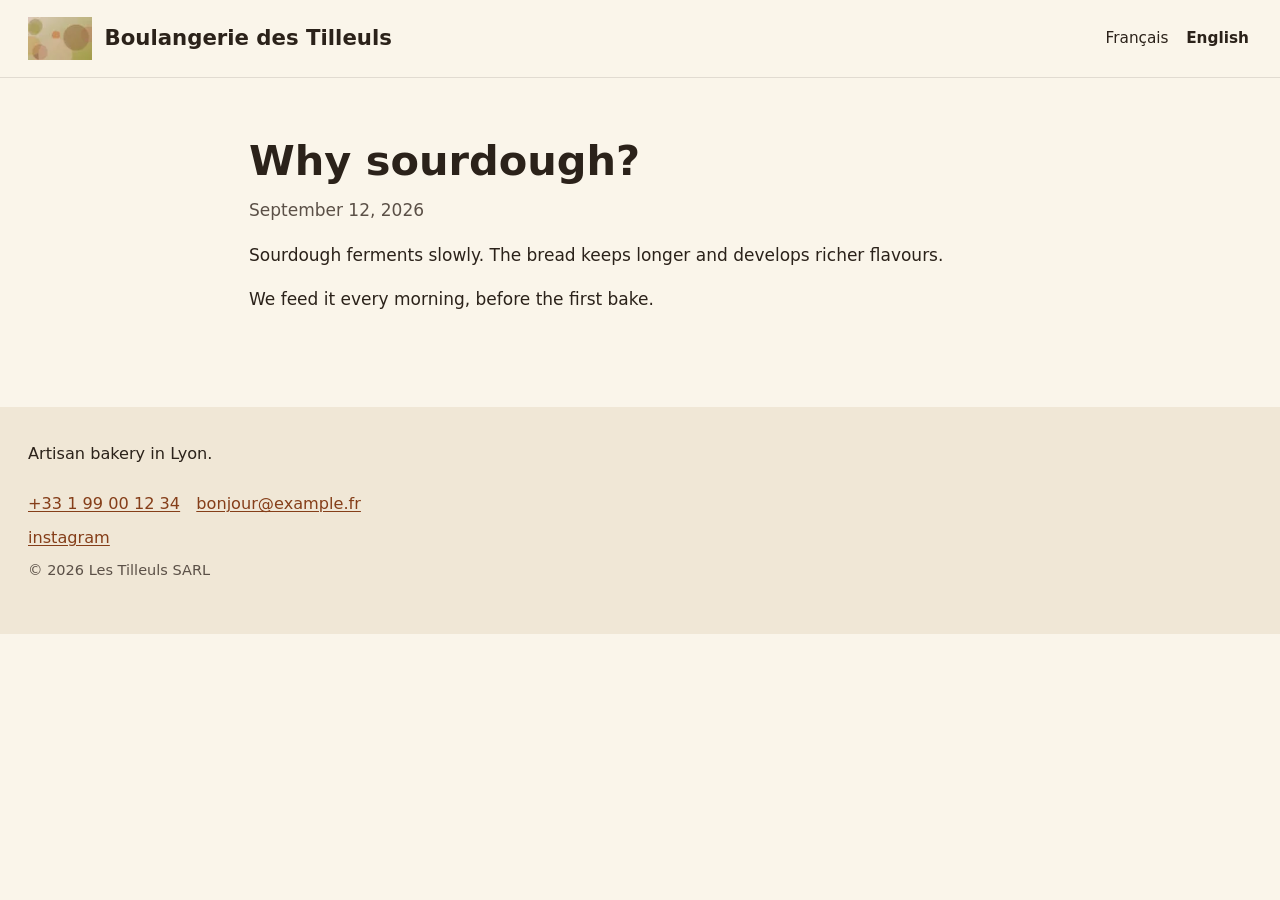
<file: en/posts/levain-maison/index.html>
<!DOCTYPE html><html lang="en" data-motion="subtle" data-imagery="plain" data-density="regular"><head><meta charset="utf-8"><meta name="viewport" content="width=device-width, initial-scale=1"><title>Why sourdough? · Boulangerie des Tilleuls</title><meta name="description" content="What sourdough changes in the taste and keeping of bread."><link rel="canonical" href="https://www.example.fr/en/posts/levain-maison/"><link rel="alternate" hreflang="fr" href="https://www.example.fr/posts/levain-maison/"><link rel="alternate" hreflang="en" href="https://www.example.fr/en/posts/levain-maison/"><meta property="og:type" content="website"><meta property="og:title" content="Why sourdough? · Boulangerie des Tilleuls"><meta property="og:description" content="What sourdough changes in the taste and keeping of bread."><meta property="og:url" content="https://www.example.fr/en/posts/levain-maison/"><meta property="og:locale" content="en"><meta property="og:site_name" content="Boulangerie des Tilleuls"><link rel="stylesheet" href="/tokens.css"><link rel="icon" href="/favicon.svg" type="image/svg+xml"><script type="application/ld+json">{"@context":"https://schema.org","@type":"LocalBusiness","name":"Boulangerie des Tilleuls","url":"https://www.example.fr","telephone":"+33 1 99 00 12 34","email":"bonjour@example.fr","address":{"@type":"PostalAddress","streetAddress":"12 rue des Tilleuls","postalCode":"69004","addressLocality":"Lyon","addressCountry":"FR"},"geo":{"@type":"GeoCoordinates","latitude":45.7772,"longitude":4.8277},"openingHoursSpecification":[{"@type":"OpeningHoursSpecification","dayOfWeek":"Monday","opens":"07:00","closes":"19:30"},{"@type":"OpeningHoursSpecification","dayOfWeek":"Tuesday","opens":"07:00","closes":"19:30"},{"@type":"OpeningHoursSpecification","dayOfWeek":"Wednesday","opens":"07:00","closes":"19:30"},{"@type":"OpeningHoursSpecification","dayOfWeek":"Thursday","opens":"07:00","closes":"19:30"},{"@type":"OpeningHoursSpecification","dayOfWeek":"Friday","opens":"07:00","closes":"19:30"},{"@type":"OpeningHoursSpecification","dayOfWeek":"Saturday","opens":"07:00","closes":"19:30"},{"@type":"OpeningHoursSpecification","dayOfWeek":"Sunday","opens":"07:00","closes":"13:00"}],"sameAs":["https://www.instagram.com/example"]}</script><meta http-equiv="content-security-policy" content="default-src 'self';img-src 'self' data:;font-src 'self';connect-src 'self';object-src 'none';base-uri 'self';form-action 'self'; script-src 'self' 'sha256-xIb/Pa7FUshAu4ihwjchYcQpyCI8eS8kt40GpOAYCz8=' 'sha256-1BvDVWLr3QCC20uHhUDi27eDFVJpk1uMQJGIWKUks2I=' 'sha256-kmZE/W8I1iuTnl1b3yqzv9/DQZenPngd3NjSKMQl7y0=' 'sha256-Y8t0ntteBwH+PqGKUyjWW3CAk+BNJKSoQc0xZ68FjhM=' 'sha256-0O7iB6zr9x0r6X6eWYITC9V5q+yWCGAoFvcysBGbY9Q='; style-src 'self' 'sha256-47DEQpj8HBSa+/TImW+5JCeuQeRkm5NMpJWZG3hSuFU=';"><link rel="stylesheet" href="/_astro/LayoutSlot.BYzrWfYI.css"></head><body><a class="skip-link" href="#content">Skip to content</a><header class="site-header"><div class="container site-header__inner"><a class="brand" href="/en/"><img src="/_astro/logo.D3TJmsBR_ZHE2Jl.webp" alt loading="lazy" decoding="async" width="72" height="48" class="brand__logo"><span class="brand__name">Boulangerie des Tilleuls</span></a><nav class="site-nav" aria-label="Menu"><details class="site-nav__toggle"><summary>Menu</summary><ul class="site-nav__list"><li><a href="/en/">Home</a></li><li><a href="/en/about/">Our story</a></li><li><a href="/en/prices/">Prices</a></li><li><a href="/en/contact/">Contact</a></li></ul></details></nav><nav class="language-switcher" aria-label="Language"><ul><li><a href="/posts/levain-maison/" hreflang="fr" lang="fr">Français</a></li><li><a href="/en/posts/levain-maison/" hreflang="en" lang="en" aria-current="true">English</a></li></ul></nav></div></header><main id="content" tabindex="-1"><article class="section section--article" data-section-id="article" data-section-type="article" data-entry="posts/levain-maison"><div class="container container--narrow"><h1 data-field="title">Why sourdough?</h1><p class="article__date"><time datetime="2026-09-12">September 12, 2026</time></p><div class="prose" data-field="body"><p>Sourdough ferments slowly. The bread keeps longer and develops richer flavours.</p>
<p>We feed it every morning, before the first bake.</p>
</div></div></article></main><footer class="site-footer"><div class="container site-footer__inner"><p class="site-footer__text">Artisan bakery in Lyon.</p><ul class="site-footer__contact"><li><a href="tel:+33199001234">+33 1 99 00 12 34</a></li><li><a href="mailto:bonjour@example.fr">bonjour@example.fr</a></li></ul><ul class="site-footer__socials"><li><a href="https://www.instagram.com/example" rel="me noopener">instagram</a></li></ul><p class="site-footer__legal">© 2026 Les Tilleuls SARL</p></div></footer></body></html>
</file>
<file: tokens.css>
:root {
  --color-background: oklch(0.97 0.015 85);
  --color-surface: oklch(0.93 0.025 82);
  --color-text: oklch(0.26 0.02 60);
  --color-muted: oklch(0.44 0.02 65);
  --color-primary: oklch(0.45 0.11 45);
  --color-on-primary: #ffffff;
  --color-accent: oklch(0.62 0.13 60);
  --font-display: system-ui, sans-serif;
  --font-body: system-ui, sans-serif;
  --type-scale: 1.25;
  --type-base: 17px;
  --radius: 10px;
  --image-radius: 0;
  --density: 1;
}
</file>
<file: _astro/LayoutSlot.BYzrWfYI.css>
*,:before,:after{box-sizing:border-box}html{--space:calc(1rem * var(--density,1));--step-1:calc(1rem * var(--type-scale));--step-2:calc(var(--step-1) * var(--type-scale));--step-3:calc(var(--step-2) * var(--type-scale));--step-4:calc(var(--step-3) * var(--type-scale));font-size:var(--type-base,17px);-webkit-text-size-adjust:100%;text-size-adjust:100%}body{background:var(--color-background);color:var(--color-text);font-family:var(--font-body);margin:0;line-height:1.6}h1,h2,h3{font-family:var(--font-display);margin:0 0 calc(var(--space) * .75);text-wrap:balance;line-height:1.15}h1{font-size:clamp(var(--step-2), 6vw, var(--step-4))}h2{font-size:clamp(var(--step-1), 4vw, var(--step-3))}h3{font-size:var(--step-1)}p{margin:0 0 var(--space);max-width:68ch}a{color:var(--color-primary);text-underline-offset:.15em}:focus-visible{outline:3px solid var(--color-accent);outline-offset:3px}img{max-width:100%;height:auto;display:block}.media{border-radius:var(--image-radius);object-fit:cover;width:100%}[data-imagery=duotone] .media{filter:grayscale()contrast(1.05);mix-blend-mode:multiply}.container{width:min(100% - 2 * var(--space), 72rem);margin-inline:auto}.container--narrow{width:min(100% - 2 * var(--space), 46rem)}.visually-hidden{clip-path:inset(50%);white-space:nowrap;width:1px;height:1px;position:absolute;overflow:hidden}.skip-link{left:var(--space);background:var(--color-primary);color:var(--color-on-primary);z-index:10;padding:.5em 1em;position:absolute;top:-100px}.skip-link:focus{top:var(--space)}.site-header{border-bottom:1px solid color-mix(in srgb, var(--color-text) 12%, transparent)}.site-header__inner{align-items:center;gap:var(--space);padding-block:var(--space);flex-wrap:wrap;display:flex}.brand{color:var(--color-text);font-family:var(--font-display);font-size:var(--step-1);align-items:center;gap:.6em;margin-inline-end:auto;font-weight:700;text-decoration:none;display:flex}.brand__logo{width:auto;height:2.5rem}.site-nav__toggle>summary{cursor:pointer;border-radius:var(--radius);border:1px solid;padding:.4em .8em;list-style:none}.site-nav__toggle>summary::-webkit-details-marker{display:none}.site-nav__list,.language-switcher ul{margin:0;padding:0;list-style:none}.site-nav__list{gap:.25em;padding-top:.5em;display:grid}.site-nav__list a,.language-switcher a{color:var(--color-text);padding:.35em .2em;text-decoration:none;display:inline-block}.site-nav__list a[aria-current=page]{text-decoration:underline 2px}.language-switcher ul{gap:.75em;font-size:.9em;display:flex}.language-switcher a[aria-current=true]{font-weight:700}@media (width>=48rem){.site-nav__toggle>summary{display:none}.site-nav__toggle:not([open])>.site-nav__list,.site-nav__list{gap:1.25em;padding:0;display:flex}.site-nav__toggle:not([open]){display:block}.site-nav__toggle::details-content{content-visibility:visible;display:contents}}.section{padding-block:calc(var(--space) * 3.5)}.section+.section{border-top:1px solid color-mix(in srgb, var(--color-text) 8%, transparent)}.section__intro{color:var(--color-muted);font-size:1.1em}.section__note{color:var(--color-muted);font-size:.9em}.button{background:var(--color-primary);color:var(--color-on-primary);border-radius:var(--radius);padding:.75em 1.4em;font-weight:600;text-decoration:none;display:inline-block}.button:hover{background:color-mix(in srgb, var(--color-primary) 85%, var(--color-text))}.hero__inner,.split{gap:calc(var(--space) * 2);align-items:center;display:grid}@media (width>=60rem){.hero__inner:has(.hero__media),.split{grid-template-columns:1fr 1fr}.section--image-right .split__media{order:2}}.hero__subheading{color:var(--color-muted);font-size:1.2em}.section--centered .hero__inner,.section--centered.section--cta .cta__inner{text-align:center;justify-items:center}.section--cta{background:var(--color-surface)}.cta__inner{justify-items:start;display:grid}.cards,.gallery,.quotes,.logos,.article-list{margin:0;padding:0;list-style:none}.cards,.gallery,.quotes{gap:calc(var(--space) * 1.5);grid-template-columns:repeat(auto-fill,minmax(min(100%,16rem),1fr));display:grid}.card{background:var(--color-surface);border-radius:var(--radius);padding:var(--space)}.card__media{aspect-ratio:4/3;margin-bottom:var(--space)}.card__title{font-size:var(--step-1)}.card__meta,.quote__source,.article__date{color:var(--color-muted)}.card__price{font-weight:700}.section--list .cards{grid-template-columns:1fr}.gallery figure{margin:0}.gallery .media{aspect-ratio:1}.gallery figcaption{color:var(--color-muted);padding-top:.4em;font-size:.9em}.quote figure{padding:var(--space);background:var(--color-surface);border-radius:var(--radius);margin:0}.quote blockquote{margin:0 0 .75em;font-size:1.1em}.quote blockquote:before{content:"“";font-family:var(--font-display);color:var(--color-accent);padding-top:.25em;font-size:3em;line-height:.6;display:block}.quote figcaption{flex-direction:column;font-weight:600;display:flex}.quote__source{font-size:.9em;font-weight:400}.faq__item{border-bottom:1px solid color-mix(in srgb, var(--color-text) 15%, transparent);padding-block:.75em}.faq__item>summary{cursor:pointer;font-weight:600}.contact-list dt{margin-top:.75em;font-weight:600}.contact-list dd{margin:0}.contact-list address{font-style:normal}.hours,.prices{border-collapse:collapse;width:100%}.hours th,.hours td,.prices th,.prices td{text-align:start;border-bottom:1px solid color-mix(in srgb, var(--color-text) 12%, transparent);vertical-align:top;padding:.5em .75em .5em 0}.prices td{text-align:end;white-space:nowrap;font-weight:700}.prices__summary{color:var(--color-muted);font-size:.9em;font-weight:400;display:block}.logos{gap:calc(var(--space) * 2);flex-wrap:wrap;align-items:center;display:flex}.logos__image{width:auto;height:3rem}.prose>:last-child{margin-bottom:0}.placeholder{color:#5a4500;background:#fff3b0;outline:2px dashed #b38b00;padding:0 .25em}.site-footer{background:var(--color-surface);padding-block:calc(var(--space) * 2);margin-top:calc(var(--space) * 2);font-size:.95em}.site-footer__inner{gap:.5em;display:grid}.site-footer ul{flex-wrap:wrap;gap:1em;margin:0;padding:0;list-style:none;display:flex}.site-footer__legal{color:var(--color-muted);font-size:.9em}@media (prefers-reduced-motion:no-preference){[data-motion=subtle] a,[data-motion=subtle] .button{transition:color .15s,background-color .15s}}.section--hero.section--full-bleed{padding:0}.section--full-bleed .hero__inner{grid-template-columns:1fr;width:100%;min-height:min(80svh,46rem);display:grid}.section--full-bleed .hero__inner>*{grid-area:1/1}.section--full-bleed .hero__media,.section--full-bleed .hero__media .media{border-radius:0;height:100%}.section--full-bleed .hero__media .media{object-fit:cover}.section--full-bleed .hero__text{z-index:1;padding:calc(var(--space) * 3) max(var(--space), (100% - 72rem) / 2);color:var(--color-on-primary);background:linear-gradient(to top, color-mix(in srgb, var(--color-text) 82%, transparent) 55%, transparent);align-self:end}.section--full-bleed .hero__subheading{color:inherit}.section--full-bleed:not(:has(.hero__media)) .hero__text{background:var(--color-primary)}.section--text.section--wide .container--narrow{width:min(100% - 2 * var(--space), 72rem)}.section--masonry .gallery{columns:2 14rem;column-gap:calc(var(--space) * 1.5);display:block}.section--masonry .gallery__item{break-inside:avoid;margin-bottom:calc(var(--space) * 1.5)}.section--masonry .gallery .media{aspect-ratio:auto}.section--single .quotes{grid-template-columns:1fr;max-width:46rem}.section--single .quote blockquote{font-size:var(--step-1)}.section--testimonials.section--list .quotes{grid-template-columns:1fr}.section--cards .prices thead{display:none}.section--cards .prices tbody{gap:var(--space);grid-template-columns:repeat(auto-fit,minmax(min(100%,15rem),1fr));display:grid}.section--cards .prices tr{padding:var(--space);background:var(--color-surface);border-radius:var(--radius);gap:.5em;display:grid}.section--cards .prices th,.section--cards .prices td{text-align:start;border:0;padding:0}.section--contact.section--centered .split{text-align:center;grid-template-columns:1fr;justify-items:center}.section--contact.section--centered .hours{width:auto}.section--logos.section--grid .logos{grid-template-columns:repeat(auto-fit,minmax(8rem,1fr));justify-items:center;display:grid}
</file>
